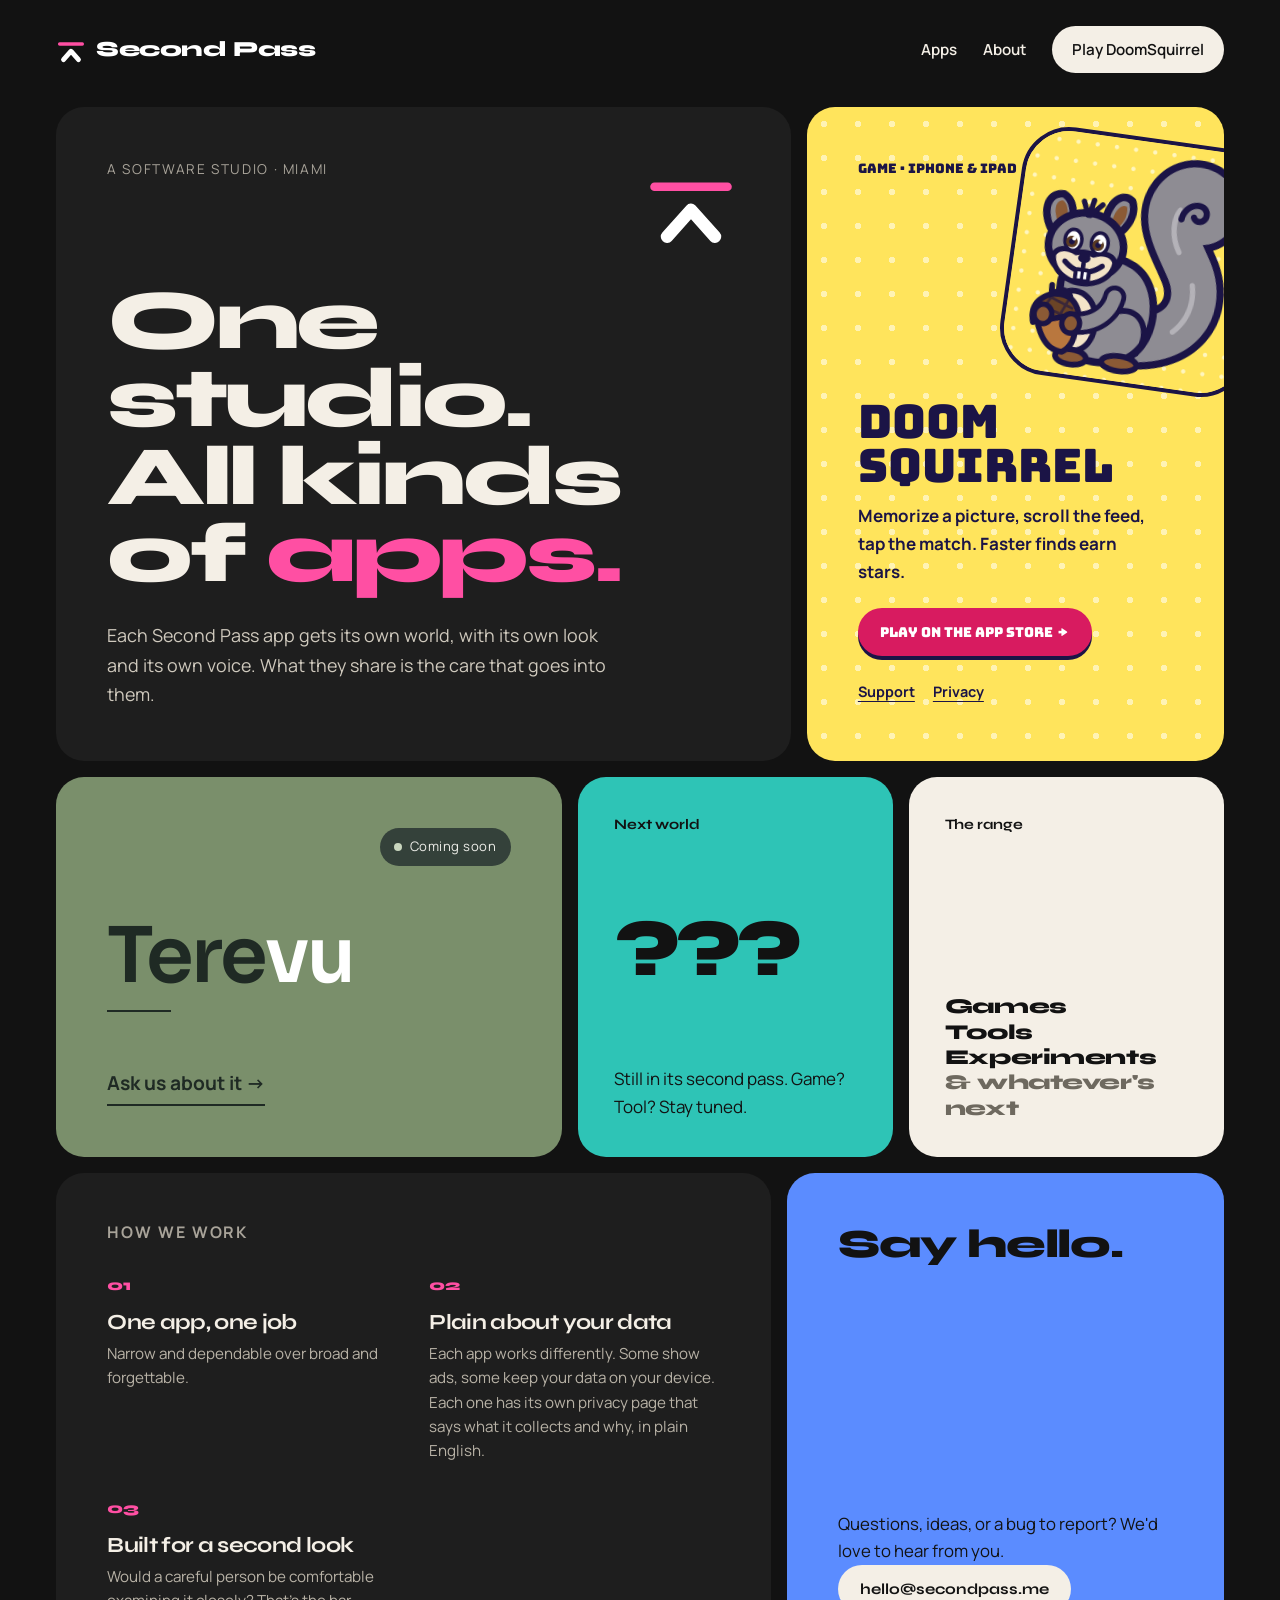
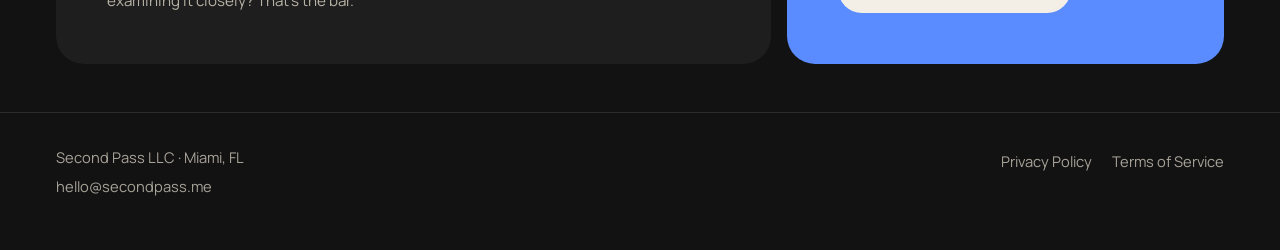
<file: index.html>
<!DOCTYPE html>
<html lang="en">
<head>
<meta charset="UTF-8">
<meta name="viewport" content="width=device-width, initial-scale=1.0">
<meta property="og:type" content="website">
<meta property="og:site_name" content="Second Pass">
<meta property="og:title" content="Second Pass | A Software Studio">
<meta property="og:description" content="Second Pass is a Miami-based software studio making games, tools and other small apps.">
<meta property="og:url" content="https://secondpass.me/">
<meta property="og:image" content="https://secondpass.me/og-image.png?v=3">
<meta property="og:image:width" content="1200">
<meta property="og:image:height" content="630">
<meta name="twitter:card" content="summary_large_image">
<meta property="og:image:alt" content="Second Pass logo with the line One studio. All kinds of apps., beside tiles for DoomSquirrel and Terevu.">
<link rel="canonical" href="https://secondpass.me/">
<script type="application/ld+json">
{
  "@context": "https://schema.org",
  "@graph": [
    {
      "@type": "Organization",
      "@id": "https://secondpass.me/#org",
      "name": "Second Pass",
      "legalName": "Second Pass LLC",
      "url": "https://secondpass.me/",
      "logo": "https://secondpass.me/apple-touch-icon.png",
      "email": "hello@secondpass.me",
      "address": { "@type": "PostalAddress", "addressLocality": "Miami", "addressRegion": "FL", "addressCountry": "US" }
    },
    {
      "@type": "WebSite",
      "@id": "https://secondpass.me/#site",
      "url": "https://secondpass.me/",
      "name": "Second Pass",
      "publisher": { "@id": "https://secondpass.me/#org" }
    }
  ]
}
</script>
<meta name="theme-color" content="#121212">
<link rel="icon" type="image/png" sizes="32x32" href="favicon-32.png?v=3">
<link rel="icon" type="image/svg+xml" href="favicon.svg?v=3">
<link rel="apple-touch-icon" href="apple-touch-icon.png?v=3">
<title>Second Pass | A Software Studio</title>
<meta name="description" content="Second Pass is a Miami-based software studio making games, tools and other small apps.">
<link rel="preconnect" href="https://fonts.googleapis.com">
<link rel="preconnect" href="https://fonts.gstatic.com" crossorigin>
<link href="https://fonts.googleapis.com/css2?family=Syne:wght@500;700;800&family=Manrope:wght@400;600;700&family=Bungee&family=Sora:wght@600&display=swap" rel="stylesheet">
<link rel="stylesheet" href="styles.css?v=3">
</head>
<body>

<header class="site">
  <a class="wordmark" href="index.html"><svg class="wordmark-icon" viewBox="0 0 100 100" aria-hidden="true"><path d="M12 30 L88 30" fill="none" stroke="#FF4FA3" stroke-width="11" stroke-linecap="round"/><path d="M25 82 L50 54 L75 82" fill="none" stroke="#FFFFFF" stroke-width="16" stroke-linecap="round" stroke-linejoin="round"/></svg><span>Second Pass</span></a>
  <nav class="site-nav" aria-label="Main">
    <a href="#apps">Apps</a>
    <a href="about.html">About</a>
    <a class="nav-cta" href="https://apps.apple.com/app/id6830947464">Play DoomSquirrel</a>
  </nav>
</header>

<main class="worlds" id="apps">

  <div class="row">
    <section class="tile tile-hero" aria-labelledby="hero-h">
      <div class="top">
        <p class="eyebrow">A software studio · Miami</p>
        <svg class="big-mark" viewBox="0 0 100 100" aria-hidden="true"><path d="M12 30 L88 30" fill="none" stroke="#FF4FA3" stroke-width="9" stroke-linecap="round"/><path d="M25 82 L50 54 L75 82" fill="none" stroke="#FFFFFF" stroke-width="13" stroke-linecap="round" stroke-linejoin="round"/></svg>
      </div>
      <h1 id="hero-h">One studio.<br>All kinds<br>of <span>apps.</span></h1>
      <p class="lede">Each Second Pass app gets its own world, with its own look and its own voice. What they share is the care that goes into them.</p>
    </section>

    <section class="tile tile-doom" aria-labelledby="doom-h">
      <span class="kicker">Game · iPhone &amp; iPad</span>
      <img class="app-icon" src="images/doomsquirrel-icon.png" alt="" width="250" height="250">
      <div class="body">
        <h2 id="doom-h">Doom<br>Squirrel</h2>
        <p>Memorize a picture, scroll the feed, tap the match. Faster finds earn stars.</p>
        <a class="play" href="https://apps.apple.com/app/id6830947464">Play on the App Store →</a>
        <div class="small-links">
          <a href="doomsquirrel-support.html">Support</a>
          <a href="doomsquirrel-privacy.html">Privacy</a>
        </div>
      </div>
    </section>
  </div>

  <div class="row">
    <a class="tile tile-terevu" href="#contact">
      <div class="status-row"><span class="pill-soon">Coming soon</span></div>
      <div>
        <h2>Tere<span>vu</span></h2>
        <div class="rule-short"></div>
      </div>
      <span class="cta">Ask us about it →</span>
    </a>

    <a class="tile tile-next" href="#contact">
      <span class="kicker">Next world</span>
      <h2 aria-hidden="true">???</h2>
      <p>Still in its second pass. Game? Tool? Stay tuned.</p>
    </a>

    <div class="tile tile-range">
      <span class="kicker">The range</span>
      <ul>
        <li>Games</li>
        <li>Tools</li>
        <li>Experiments</li>
        <li class="muted">&amp; whatever's next</li>
      </ul>
    </div>
  </div>

  <div class="row">
    <section class="tile tile-rules" aria-labelledby="rules-h">
      <h2 id="rules-h">How we work</h2>
      <div>
        <p class="num">01</p>
        <h3>One app, one job</h3>
        <p>Narrow and dependable over broad and forgettable.</p>
      </div>
      <div>
        <p class="num">02</p>
        <h3>Plain about your data</h3>
        <p>Each app works differently. Some show ads, some keep your data on your device. Each one has its own privacy page that says what it collects and why, in plain English.</p>
      </div>
      <div>
        <p class="num">03</p>
        <h3>Built for a second look</h3>
        <p>Would a careful person be comfortable examining it closely? That's the bar.</p>
      </div>
    </section>

    <section class="tile tile-notify" id="contact" aria-labelledby="contact-h">
      <h2 id="contact-h">Say hello.</h2>
      <div>
        <p class="contact-copy">Questions, ideas, or a bug to report? We'd love to hear from you.</p>
        <a class="contact-btn" href="mailto:hello@secondpass.me">hello@secondpass.me</a>
      </div>
    </section>
  </div>

</main>

<footer class="site">
  <div class="wrap">
    <div>Second Pass LLC · Miami, FL<br><a href="mailto:hello@secondpass.me">hello@secondpass.me</a></div>
    <div class="legal-links">
      <a href="privacy-policy.html">Privacy Policy</a>
      <a href="terms-of-service.html">Terms of Service</a>
    </div>
  </div>
</footer>


</body>
</html>
</file>
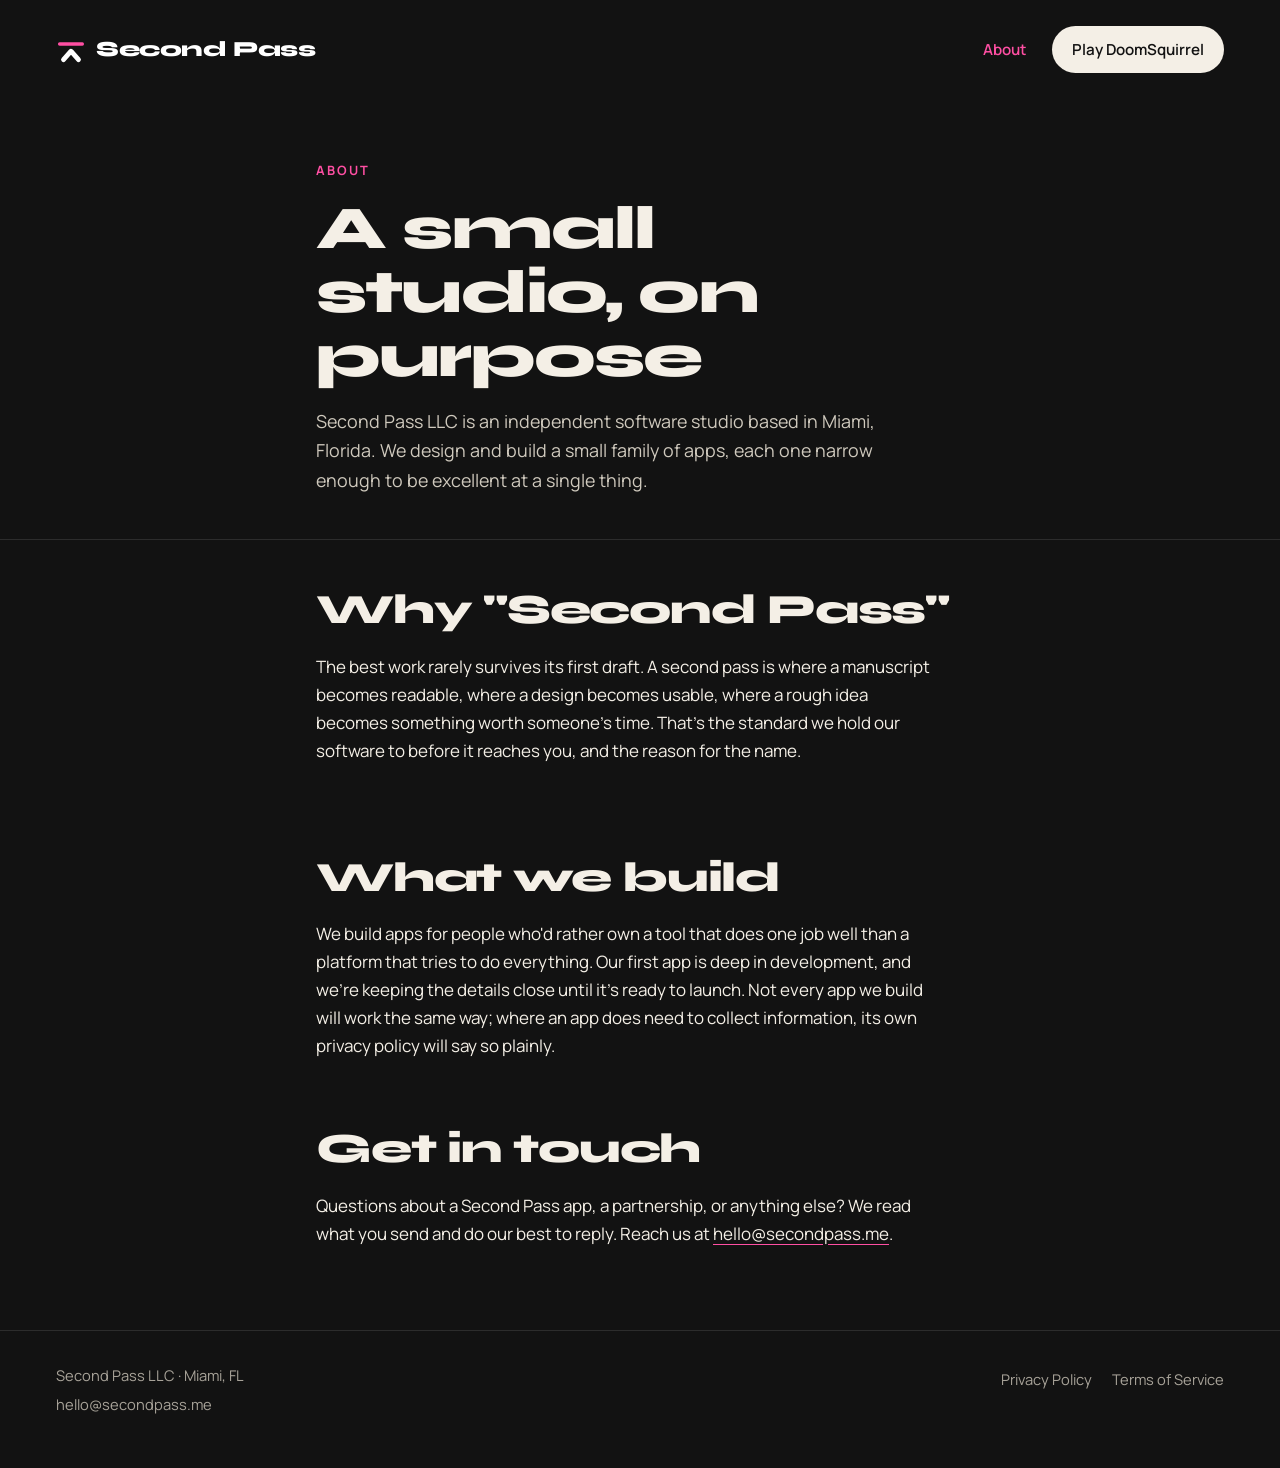
<file: about.html>
<!DOCTYPE html>
<html lang="en">
<head>
<meta charset="UTF-8">
<meta name="viewport" content="width=device-width, initial-scale=1.0">
<meta property="og:type" content="website">
<meta property="og:site_name" content="Second Pass">
<meta property="og:title" content="About | Second Pass">
<meta property="og:description" content="An independent software studio in Miami making games, tools and other small apps.">
<meta property="og:url" content="https://secondpass.me/about.html">
<meta property="og:image" content="https://secondpass.me/og-image.png?v=3">
<meta property="og:image:width" content="1200">
<meta property="og:image:height" content="630">
<meta name="twitter:card" content="summary_large_image">
<meta property="og:image:alt" content="Second Pass logo with the line One studio. All kinds of apps., beside tiles for DoomSquirrel and Terevu.">
<link rel="canonical" href="https://secondpass.me/about.html">
<meta name="theme-color" content="#121212">
<link rel="icon" type="image/png" sizes="32x32" href="favicon-32.png?v=3">
<link rel="icon" type="image/svg+xml" href="favicon.svg?v=3">
<link rel="apple-touch-icon" href="apple-touch-icon.png?v=3">
<title>About | Second Pass</title>
<meta name="description" content="Second Pass LLC is an independent software studio in Miami, Florida, making games, tools and other small apps.">
<link rel="preconnect" href="https://fonts.googleapis.com">
<link rel="preconnect" href="https://fonts.gstatic.com" crossorigin>
<link href="https://fonts.googleapis.com/css2?family=Syne:wght@500;700;800&family=Manrope:wght@400;600;700&display=swap" rel="stylesheet">
<link rel="stylesheet" href="styles.css?v=3">
</head>
<body>

<header class="site">
  <a class="wordmark" href="index.html"><svg class="wordmark-icon" viewBox="0 0 100 100" aria-hidden="true"><path d="M12 30 L88 30" fill="none" stroke="#FF4FA3" stroke-width="11" stroke-linecap="round"/><path d="M25 82 L50 54 L75 82" fill="none" stroke="#FFFFFF" stroke-width="16" stroke-linecap="round" stroke-linejoin="round"/></svg><span>Second Pass</span></a>
  <nav class="site-nav">
    <a href="about.html" aria-current="page">About</a>
    <a class="nav-cta" href="https://apps.apple.com/app/id6830947464">Play DoomSquirrel</a>
  </nav>
</header>

<main id="main">
<div class="hero">
  <div class="wrap">
    <p class="eyebrow">About</p>
    <h1>A small studio, on purpose</h1>
    <p class="lede">Second Pass LLC is an independent software studio based in Miami, Florida. We design and build a small family of apps, each one narrow enough to be excellent at a single thing.</p>
  </div>
</div>

<hr class="rule">

<section class="block">
  <h2>Why "Second Pass"</h2>
  <p>The best work rarely survives its first draft. A second pass is where a manuscript becomes readable, where a design becomes usable, where a rough idea becomes something worth someone's time. That's the standard we hold our software to before it reaches you, and the reason for the name.</p>
</section>

<section class="block tight">
  <h2>What we build</h2>
  <p>We build apps for people who'd rather own a tool that does one job well than a platform that tries to do everything. Our first app is deep in development, and we're keeping the details close until it's ready to launch. Not every app we build will work the same way; where an app does need to collect information, its own privacy policy will say so plainly.</p>
</section>

<section class="block tight">
  <h2>Get in touch</h2>
  <p>Questions about a Second Pass app, a partnership, or anything else? We read what you send and do our best to reply. Reach us at <a href="mailto:hello@secondpass.me">hello@secondpass.me</a>.</p>
</section>
</main>

<footer class="site">
  <div class="wrap">
    <div>Second Pass LLC · Miami, FL<br><a href="mailto:hello@secondpass.me">hello@secondpass.me</a></div>
    <div class="legal-links">
      <a href="privacy-policy.html">Privacy Policy</a>
      <a href="terms-of-service.html">Terms of Service</a>
    </div>
  </div>
</footer>

</body>
</html>
</file>
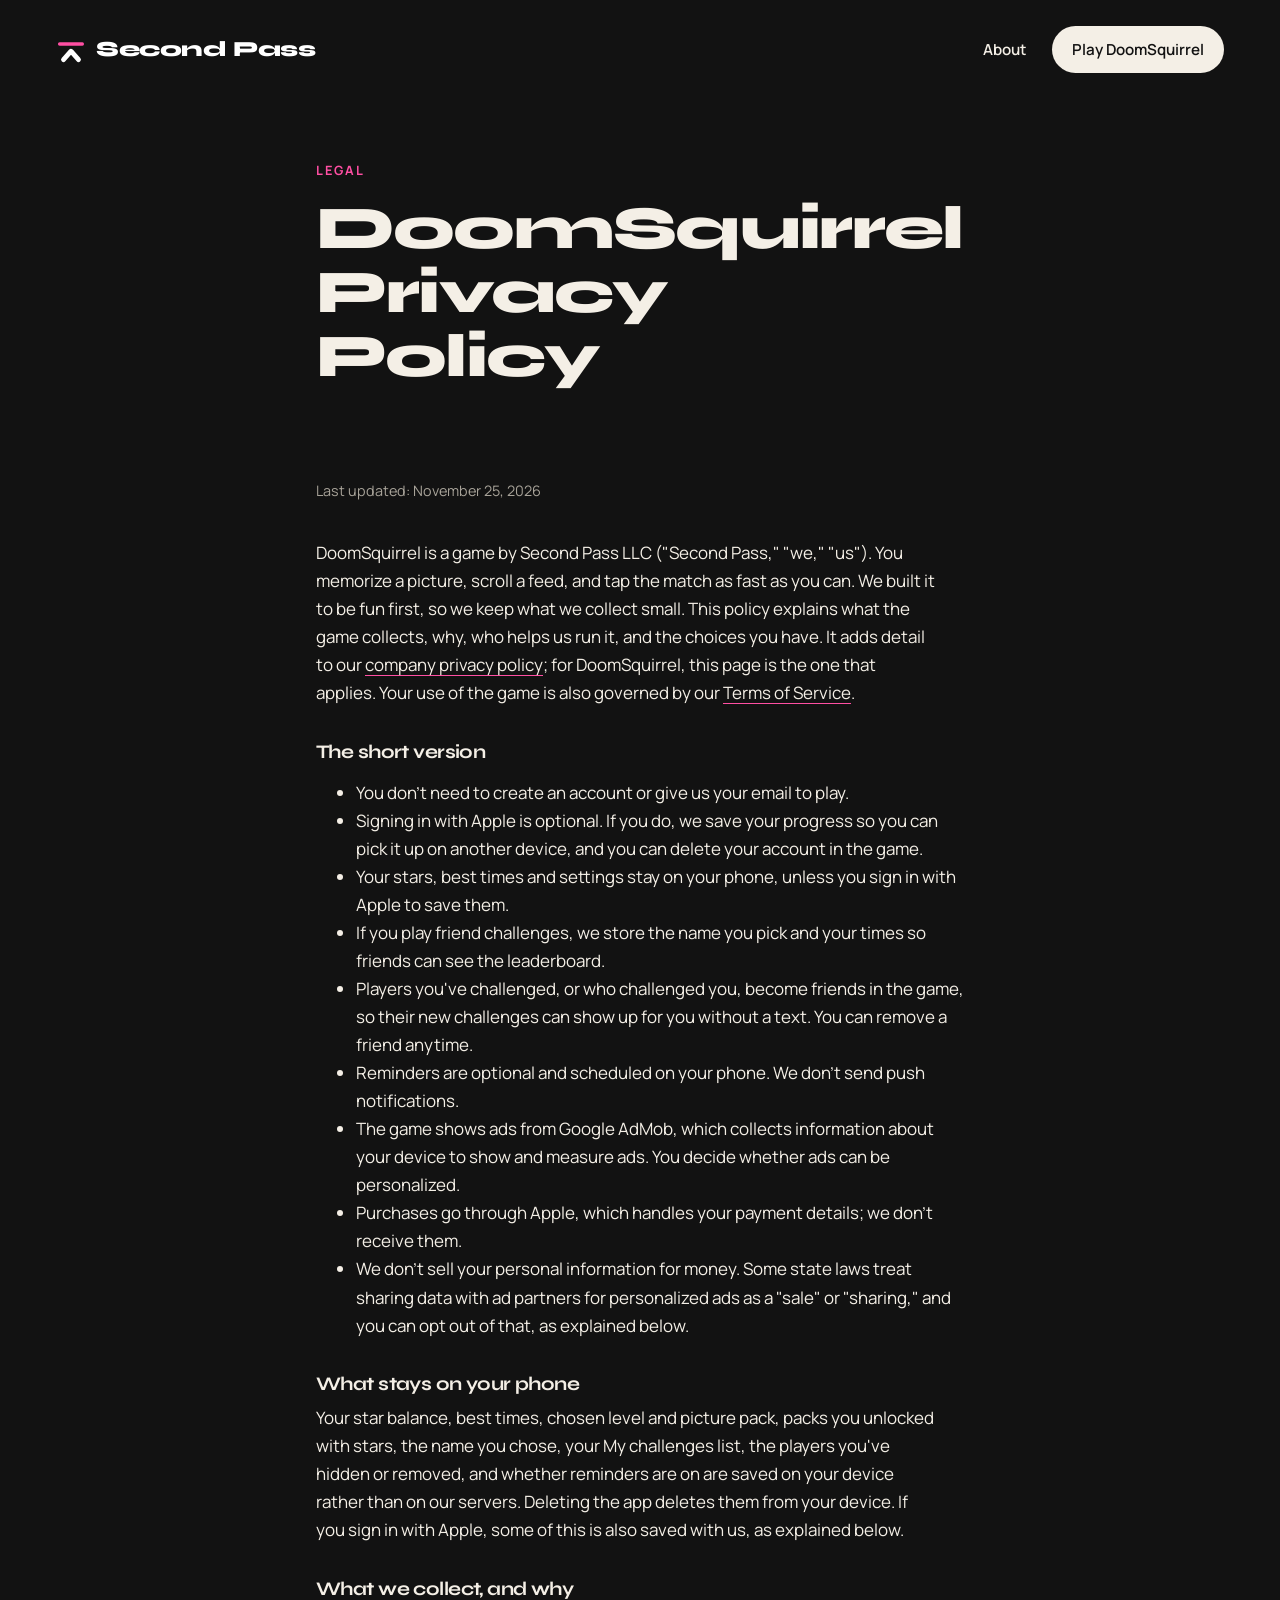
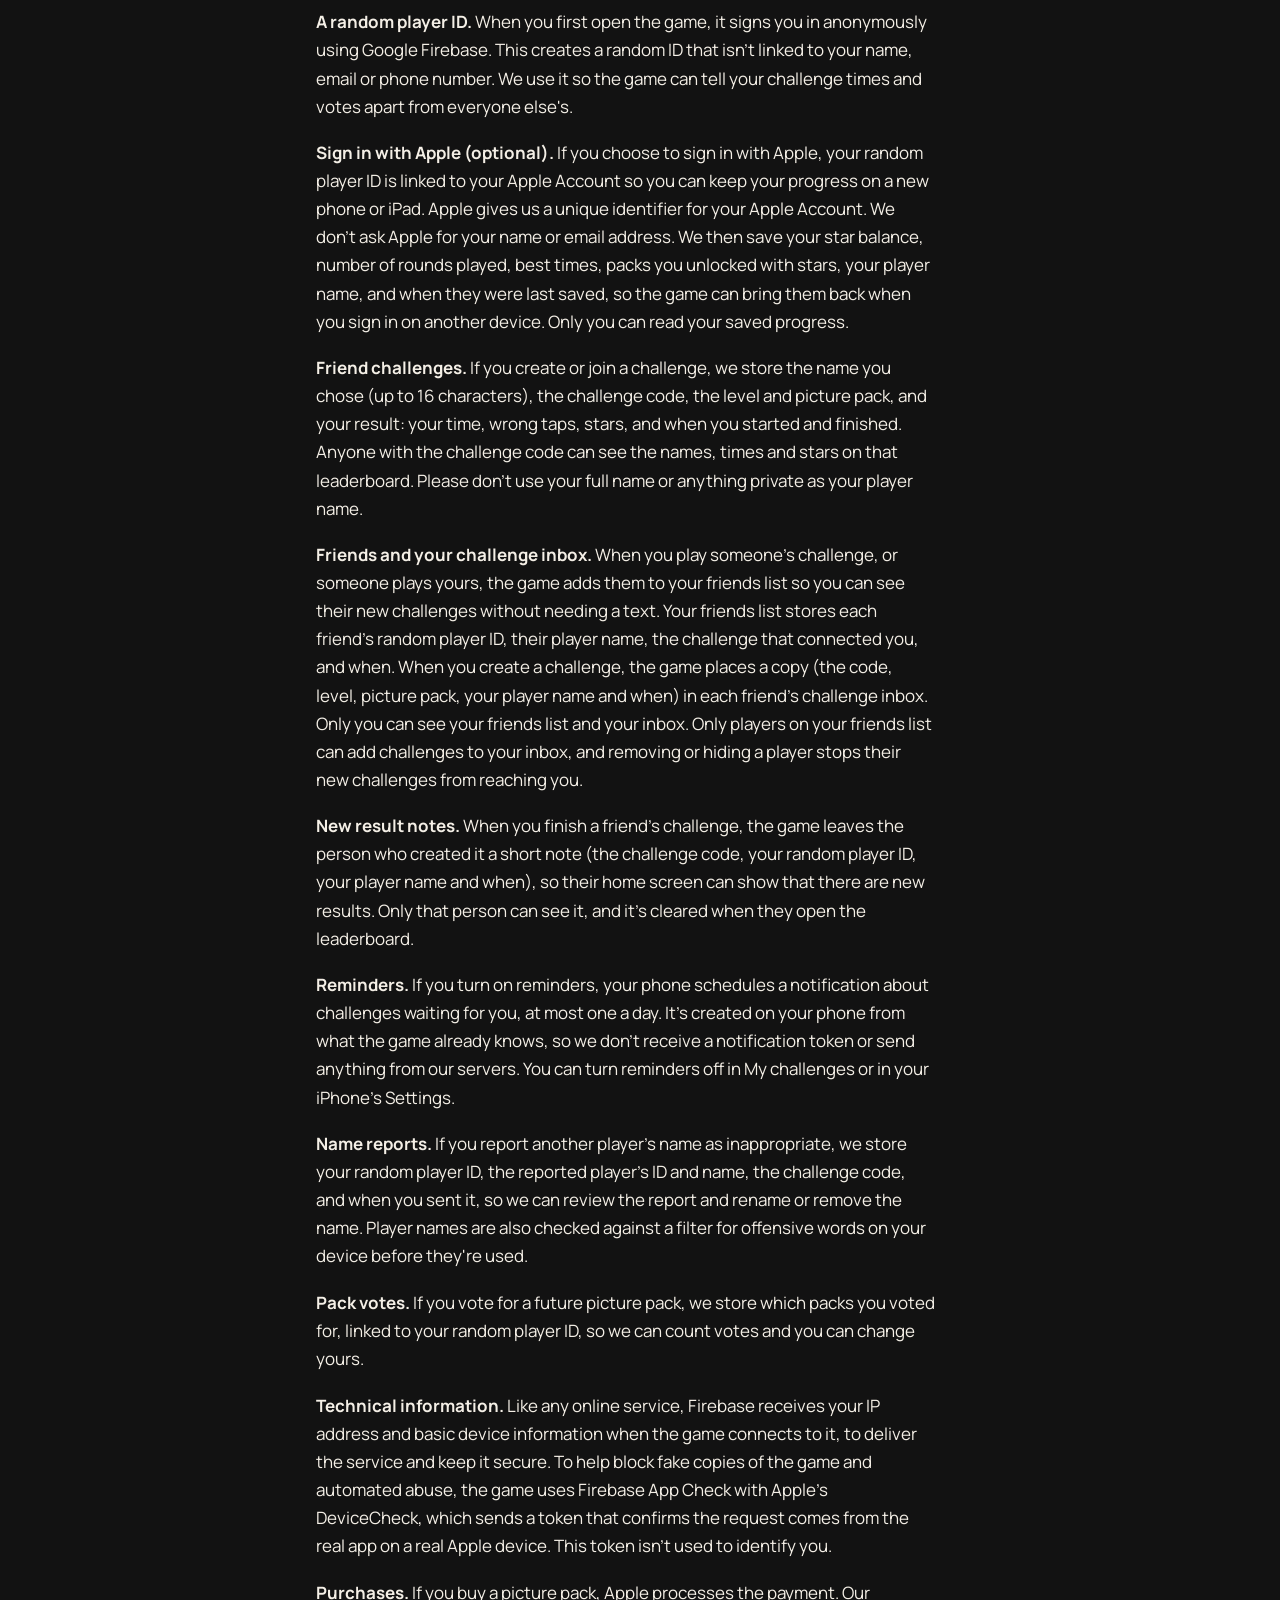
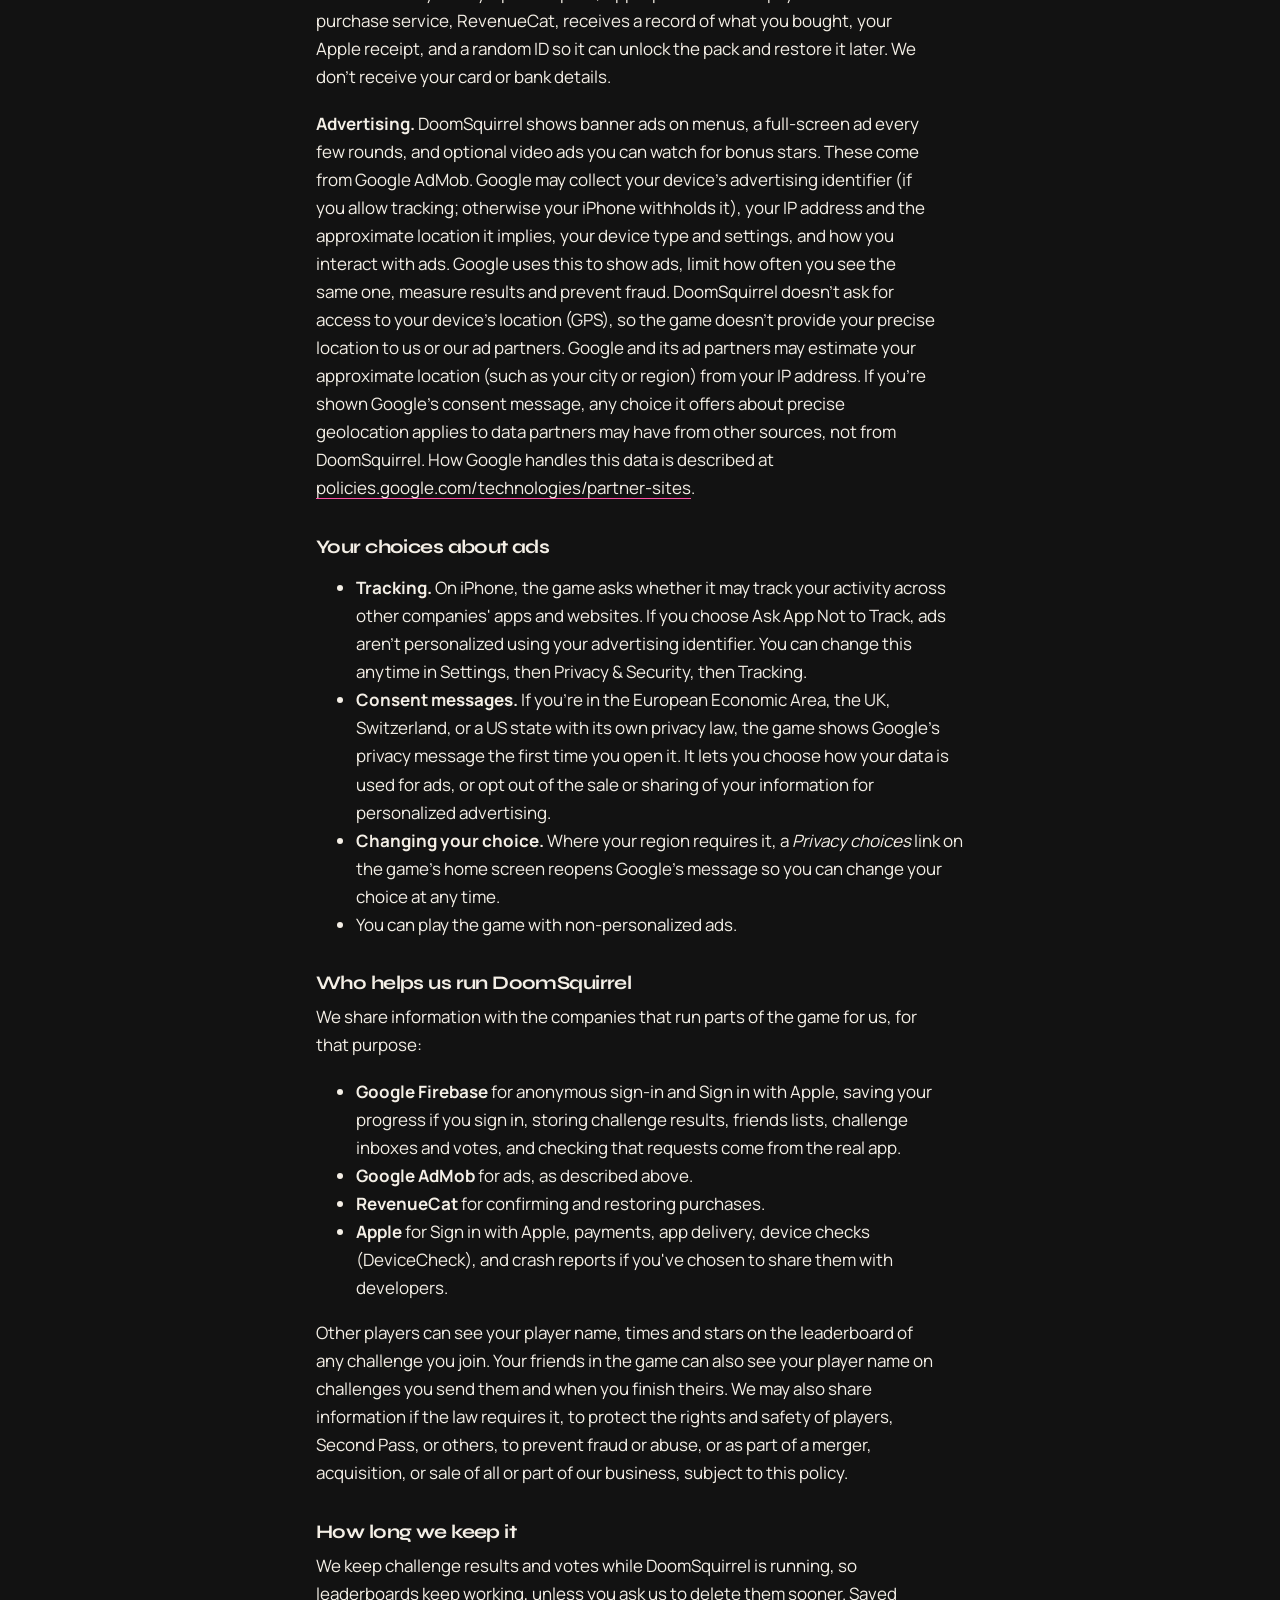
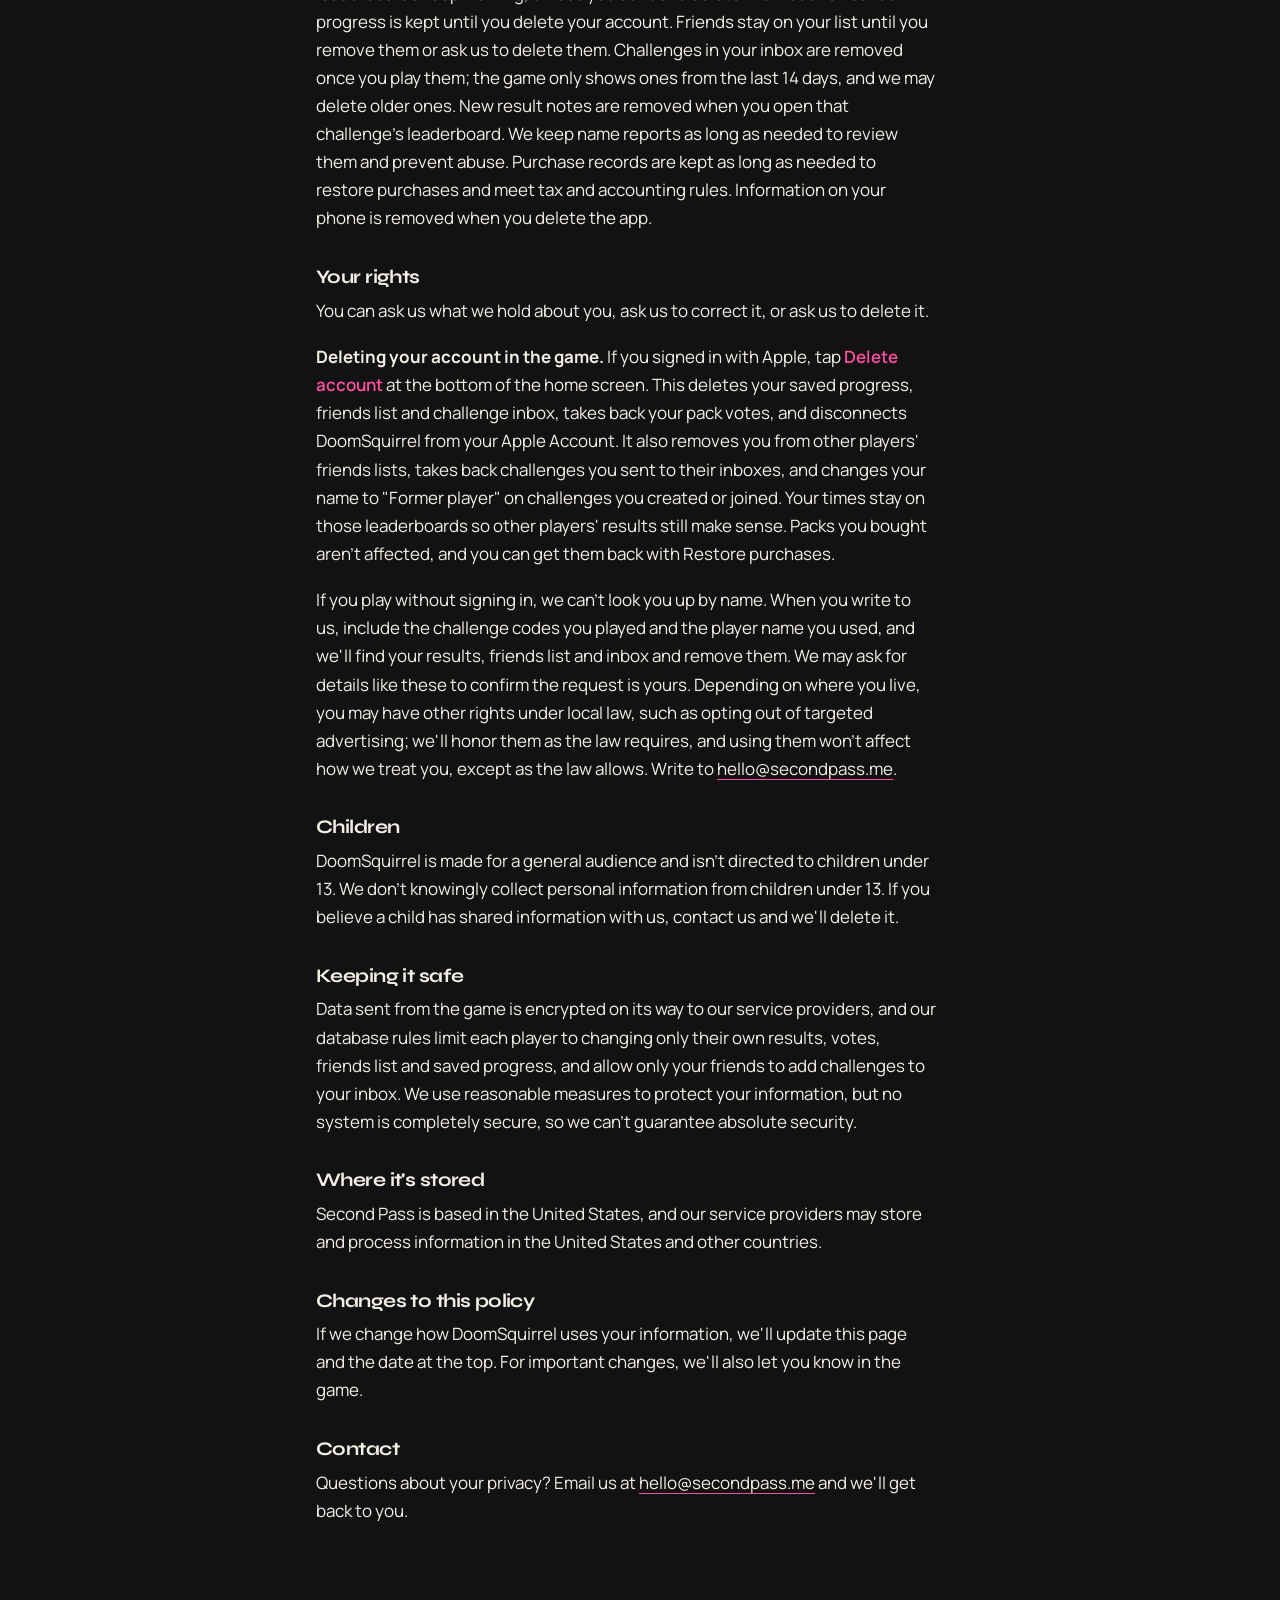
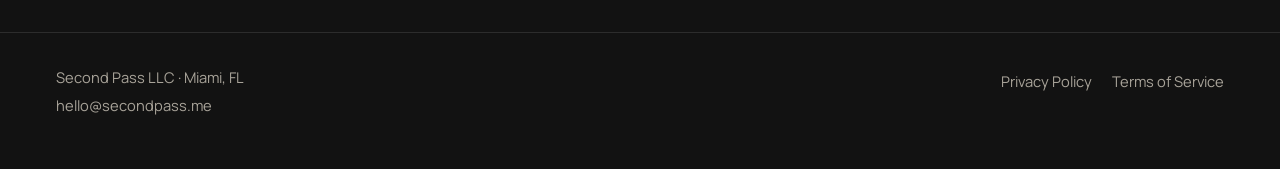
<file: doomsquirrel-privacy.html>
<!DOCTYPE html>
<html lang="en">
<head>
<meta charset="UTF-8">
<meta name="viewport" content="width=device-width, initial-scale=1.0">
<meta property="og:type" content="website">
<meta property="og:site_name" content="Second Pass">
<meta property="og:title" content="DoomSquirrel Privacy Policy | Second Pass">
<meta property="og:description" content="What the DoomSquirrel game collects, why, and the choices you have.">
<meta property="og:url" content="https://secondpass.me/doomsquirrel-privacy.html">
<meta property="og:image" content="https://secondpass.me/og-image.png?v=3">
<meta property="og:image:width" content="1200">
<meta property="og:image:height" content="630">
<meta name="twitter:card" content="summary_large_image">
<meta property="og:image:alt" content="Second Pass logo with the line One studio. All kinds of apps., beside tiles for DoomSquirrel and Terevu.">
<link rel="canonical" href="https://secondpass.me/doomsquirrel-privacy.html">
<meta name="theme-color" content="#121212">
<link rel="icon" type="image/png" sizes="32x32" href="favicon-32.png?v=3">
<link rel="icon" type="image/svg+xml" href="favicon.svg?v=3">
<link rel="apple-touch-icon" href="apple-touch-icon.png?v=3">
<title>DoomSquirrel Privacy Policy | Second Pass</title>
<meta name="description" content="What the DoomSquirrel game collects, why, and the choices you have.">
<link rel="preconnect" href="https://fonts.googleapis.com">
<link rel="preconnect" href="https://fonts.gstatic.com" crossorigin>
<link href="https://fonts.googleapis.com/css2?family=Syne:wght@500;700;800&family=Manrope:wght@400;600;700&display=swap" rel="stylesheet">
<link rel="stylesheet" href="styles.css?v=3">
</head>
<body>

<header class="site">
  <a class="wordmark" href="index.html"><svg class="wordmark-icon" viewBox="0 0 100 100" aria-hidden="true"><path d="M12 30 L88 30" fill="none" stroke="#FF4FA3" stroke-width="11" stroke-linecap="round"/><path d="M25 82 L50 54 L75 82" fill="none" stroke="#FFFFFF" stroke-width="16" stroke-linecap="round" stroke-linejoin="round"/></svg><span>Second Pass</span></a>
  <nav class="site-nav">
    <a href="about.html">About</a>
    <a class="nav-cta" href="https://apps.apple.com/app/id6830947464">Play DoomSquirrel</a>
  </nav>
</header>

<main>
<div class="hero">
  <div class="wrap">
    <p class="eyebrow">Legal</p>
    <h1>DoomSquirrel Privacy Policy</h1>
  </div>
</div>

<section class="block legal">
  <p class="updated">Last updated: November 25, 2026</p>

  <p>DoomSquirrel is a game by Second Pass LLC ("Second Pass," "we," "us"). You memorize a picture, scroll a feed, and tap the match as fast as you can. We built it to be fun first, so we keep what we collect small. This policy explains what the game collects, why, who helps us run it, and the choices you have. It adds detail to our <a href="privacy-policy.html">company privacy policy</a>; for DoomSquirrel, this page is the one that applies. Your use of the game is also governed by our <a href="terms-of-service.html">Terms of Service</a>.</p>

  <h2>The short version</h2>
  <ul>
    <li>You don't need to create an account or give us your email to play.</li>
<li>Signing in with Apple is optional. If you do, we save your progress so you can pick it up on another device, and you can delete your account in the game.</li>
    <li>Your stars, best times and settings stay on your phone, unless you sign in with Apple to save them.</li>
    <li>If you play friend challenges, we store the name you pick and your times so friends can see the leaderboard.</li>
    <li>Players you've challenged, or who challenged you, become friends in the game, so their new challenges can show up for you without a text. You can remove a friend anytime.</li>
    <li>Reminders are optional and scheduled on your phone. We don't send push notifications.</li>
    <li>The game shows ads from Google AdMob, which collects information about your device to show and measure ads. You decide whether ads can be personalized.</li>
    <li>Purchases go through Apple, which handles your payment details; we don't receive them.</li>
    <li>We don't sell your personal information for money. Some state laws treat sharing data with ad partners for personalized ads as a "sale" or "sharing," and you can opt out of that, as explained below.</li>
  </ul>

  <h2>What stays on your phone</h2>
  <p>Your star balance, best times, chosen level and picture pack, packs you unlocked with stars, the name you chose, your My challenges list, the players you've hidden or removed, and whether reminders are on are saved on your device rather than on our servers. Deleting the app deletes them from your device. If you sign in with Apple, some of this is also saved with us, as explained below.</p>

  <h2>What we collect, and why</h2>
  <p><strong>A random player ID.</strong> When you first open the game, it signs you in anonymously using Google Firebase. This creates a random ID that isn't linked to your name, email or phone number. We use it so the game can tell your challenge times and votes apart from everyone else's.</p>
<p><strong>Sign in with Apple (optional).</strong> If you choose to sign in with Apple, your random player ID is linked to your Apple Account so you can keep your progress on a new phone or iPad. Apple gives us a unique identifier for your Apple Account. We don't ask Apple for your name or email address. We then save your star balance, number of rounds played, best times, packs you unlocked with stars, your player name, and when they were last saved, so the game can bring them back when you sign in on another device. Only you can read your saved progress.</p>
  <p><strong>Friend challenges.</strong> If you create or join a challenge, we store the name you chose (up to 16 characters), the challenge code, the level and picture pack, and your result: your time, wrong taps, stars, and when you started and finished. Anyone with the challenge code can see the names, times and stars on that leaderboard. Please don't use your full name or anything private as your player name.</p>
  <p><strong>Friends and your challenge inbox.</strong> When you play someone's challenge, or someone plays yours, the game adds them to your friends list so you can see their new challenges without needing a text. Your friends list stores each friend's random player ID, their player name, the challenge that connected you, and when. When you create a challenge, the game places a copy (the code, level, picture pack, your player name and when) in each friend's challenge inbox. Only you can see your friends list and your inbox. Only players on your friends list can add challenges to your inbox, and removing or hiding a player stops their new challenges from reaching you.</p>
  <p><strong>New result notes.</strong> When you finish a friend's challenge, the game leaves the person who created it a short note (the challenge code, your random player ID, your player name and when), so their home screen can show that there are new results. Only that person can see it, and it's cleared when they open the leaderboard.</p>
  <p><strong>Reminders.</strong> If you turn on reminders, your phone schedules a notification about challenges waiting for you, at most one a day. It's created on your phone from what the game already knows, so we don't receive a notification token or send anything from our servers. You can turn reminders off in My challenges or in your iPhone's Settings.</p>
  <p><strong>Name reports.</strong> If you report another player's name as inappropriate, we store your random player ID, the reported player's ID and name, the challenge code, and when you sent it, so we can review the report and rename or remove the name. Player names are also checked against a filter for offensive words on your device before they're used.</p>
  <p><strong>Pack votes.</strong> If you vote for a future picture pack, we store which packs you voted for, linked to your random player ID, so we can count votes and you can change yours.</p>
  <p><strong>Technical information.</strong> Like any online service, Firebase receives your IP address and basic device information when the game connects to it, to deliver the service and keep it secure. To help block fake copies of the game and automated abuse, the game uses Firebase App Check with Apple's DeviceCheck, which sends a token that confirms the request comes from the real app on a real Apple device. This token isn't used to identify you.</p>
  <p><strong>Purchases.</strong> If you buy a picture pack, Apple processes the payment. Our purchase service, RevenueCat, receives a record of what you bought, your Apple receipt, and a random ID so it can unlock the pack and restore it later. We don't receive your card or bank details.</p>
  <p><strong>Advertising.</strong> DoomSquirrel shows banner ads on menus, a full-screen ad every few rounds, and optional video ads you can watch for bonus stars. These come from Google AdMob. Google may collect your device's advertising identifier (if you allow tracking; otherwise your iPhone withholds it), your IP address and the approximate location it implies, your device type and settings, and how you interact with ads. Google uses this to show ads, limit how often you see the same one, measure results and prevent fraud. DoomSquirrel doesn't ask for access to your device's location (GPS), so the game doesn't provide your precise location to us or our ad partners. Google and its ad partners may estimate your approximate location (such as your city or region) from your IP address. If you're shown Google's consent message, any choice it offers about precise geolocation applies to data partners may have from other sources, not from DoomSquirrel. How Google handles this data is described at <a href="https://policies.google.com/technologies/partner-sites">policies.google.com/technologies/partner-sites</a>.</p>

  <h2>Your choices about ads</h2>
  <ul>
    <li><strong>Tracking.</strong> On iPhone, the game asks whether it may track your activity across other companies' apps and websites. If you choose Ask App Not to Track, ads aren't personalized using your advertising identifier. You can change this anytime in Settings, then Privacy &amp; Security, then Tracking.</li>
    <li><strong>Consent messages.</strong> If you're in the European Economic Area, the UK, Switzerland, or a US state with its own privacy law, the game shows Google's privacy message the first time you open it. It lets you choose how your data is used for ads, or opt out of the sale or sharing of your information for personalized advertising.</li>
    <li><strong>Changing your choice.</strong> Where your region requires it, a <em>Privacy choices</em> link on the game's home screen reopens Google's message so you can change your choice at any time.</li>
    <li>You can play the game with non-personalized ads.</li>
  </ul>

  <h2>Who helps us run DoomSquirrel</h2>
  <p>We share information with the companies that run parts of the game for us, for that purpose:</p>
  <ul>
    <li><strong>Google Firebase</strong> for anonymous sign-in and Sign in with Apple, saving your progress if you sign in, storing challenge results, friends lists, challenge inboxes and votes, and checking that requests come from the real app.</li>
    <li><strong>Google AdMob</strong> for ads, as described above.</li>
    <li><strong>RevenueCat</strong> for confirming and restoring purchases.</li>
    <li><strong>Apple</strong> for Sign in with Apple, payments, app delivery, device checks (DeviceCheck), and crash reports if you've chosen to share them with developers.</li>
  </ul>
  <p>Other players can see your player name, times and stars on the leaderboard of any challenge you join. Your friends in the game can also see your player name on challenges you send them and when you finish theirs. We may also share information if the law requires it, to protect the rights and safety of players, Second Pass, or others, to prevent fraud or abuse, or as part of a merger, acquisition, or sale of all or part of our business, subject to this policy.</p>

  <h2>How long we keep it</h2>
  <p>We keep challenge results and votes while DoomSquirrel is running, so leaderboards keep working, unless you ask us to delete them sooner. Saved progress is kept until you delete your account. Friends stay on your list until you remove them or ask us to delete them. Challenges in your inbox are removed once you play them; the game only shows ones from the last 14 days, and we may delete older ones. New result notes are removed when you open that challenge's leaderboard. We keep name reports as long as needed to review them and prevent abuse. Purchase records are kept as long as needed to restore purchases and meet tax and accounting rules. Information on your phone is removed when you delete the app.</p>

  <h2>Your rights</h2>
  <p>You can ask us what we hold about you, ask us to correct it, or ask us to delete it.</p>
<p><strong>Deleting your account in the game.</strong> If you signed in with Apple, tap <em>Delete account</em> at the bottom of the home screen. This deletes your saved progress, friends list and challenge inbox, takes back your pack votes, and disconnects DoomSquirrel from your Apple Account. It also removes you from other players' friends lists, takes back challenges you sent to their inboxes, and changes your name to "Former player" on challenges you created or joined. Your times stay on those leaderboards so other players' results still make sense. Packs you bought aren't affected, and you can get them back with Restore purchases.</p>
<p>If you play without signing in, we can't look you up by name. When you write to us, include the challenge codes you played and the player name you used, and we'll find your results, friends list and inbox and remove them. We may ask for details like these to confirm the request is yours. Depending on where you live, you may have other rights under local law, such as opting out of targeted advertising; we'll honor them as the law requires, and using them won't affect how we treat you, except as the law allows. Write to <a href="mailto:hello@secondpass.me">hello@secondpass.me</a>.</p>

  <h2>Children</h2>
  <p>DoomSquirrel is made for a general audience and isn't directed to children under 13. We don't knowingly collect personal information from children under 13. If you believe a child has shared information with us, contact us and we'll delete it.</p>

  <h2>Keeping it safe</h2>
  <p>Data sent from the game is encrypted on its way to our service providers, and our database rules limit each player to changing only their own results, votes, friends list and saved progress, and allow only your friends to add challenges to your inbox. We use reasonable measures to protect your information, but no system is completely secure, so we can't guarantee absolute security.</p>

  <h2>Where it's stored</h2>
  <p>Second Pass is based in the United States, and our service providers may store and process information in the United States and other countries.</p>

  <h2>Changes to this policy</h2>
  <p>If we change how DoomSquirrel uses your information, we'll update this page and the date at the top. For important changes, we'll also let you know in the game.</p>

  <h2>Contact</h2>
  <p>Questions about your privacy? Email us at <a href="mailto:hello@secondpass.me">hello@secondpass.me</a> and we'll get back to you.</p>
</section>
</main>

<footer class="site">
  <div class="wrap">
    <div>Second Pass LLC · Miami, FL<br><a href="mailto:hello@secondpass.me">hello@secondpass.me</a></div>
    <div class="legal-links">
      <a href="privacy-policy.html">Privacy Policy</a>
      <a href="terms-of-service.html">Terms of Service</a>
    </div>
  </div>
</footer>

</body>
</html>
</file>
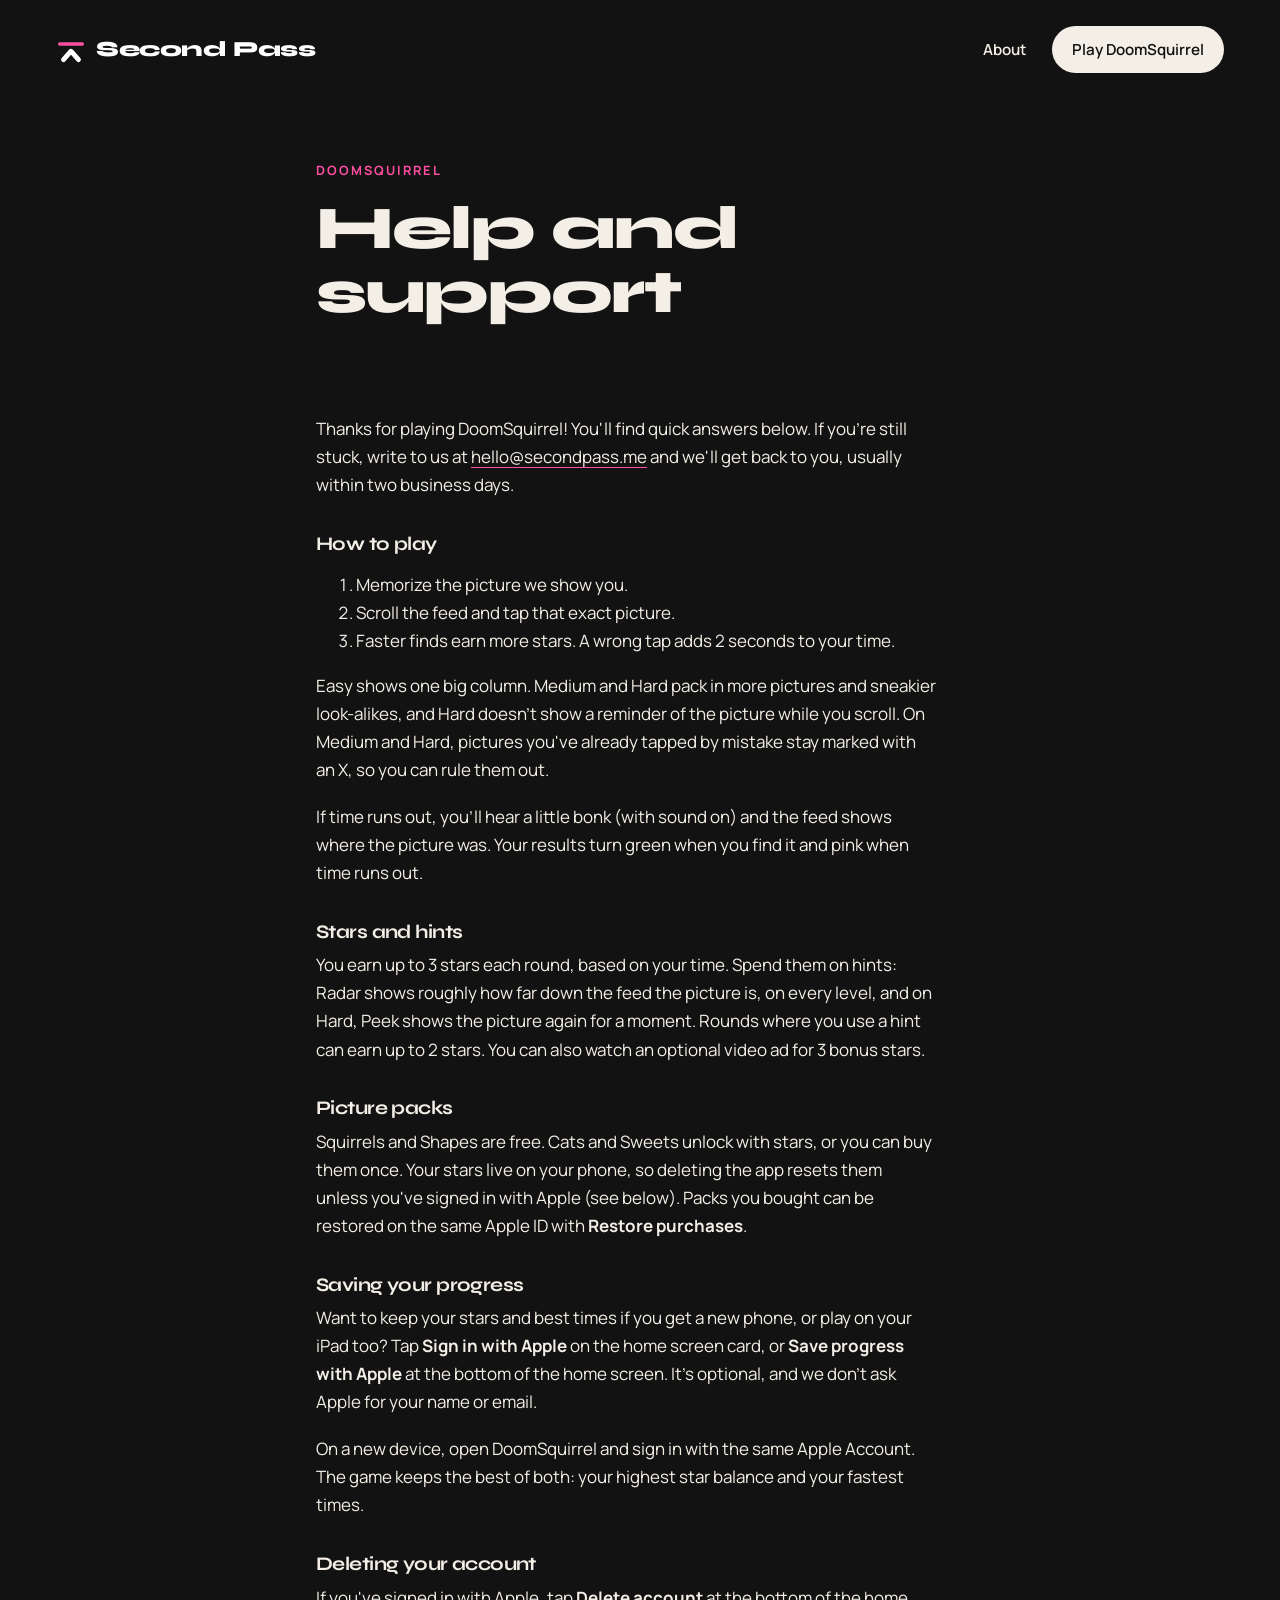
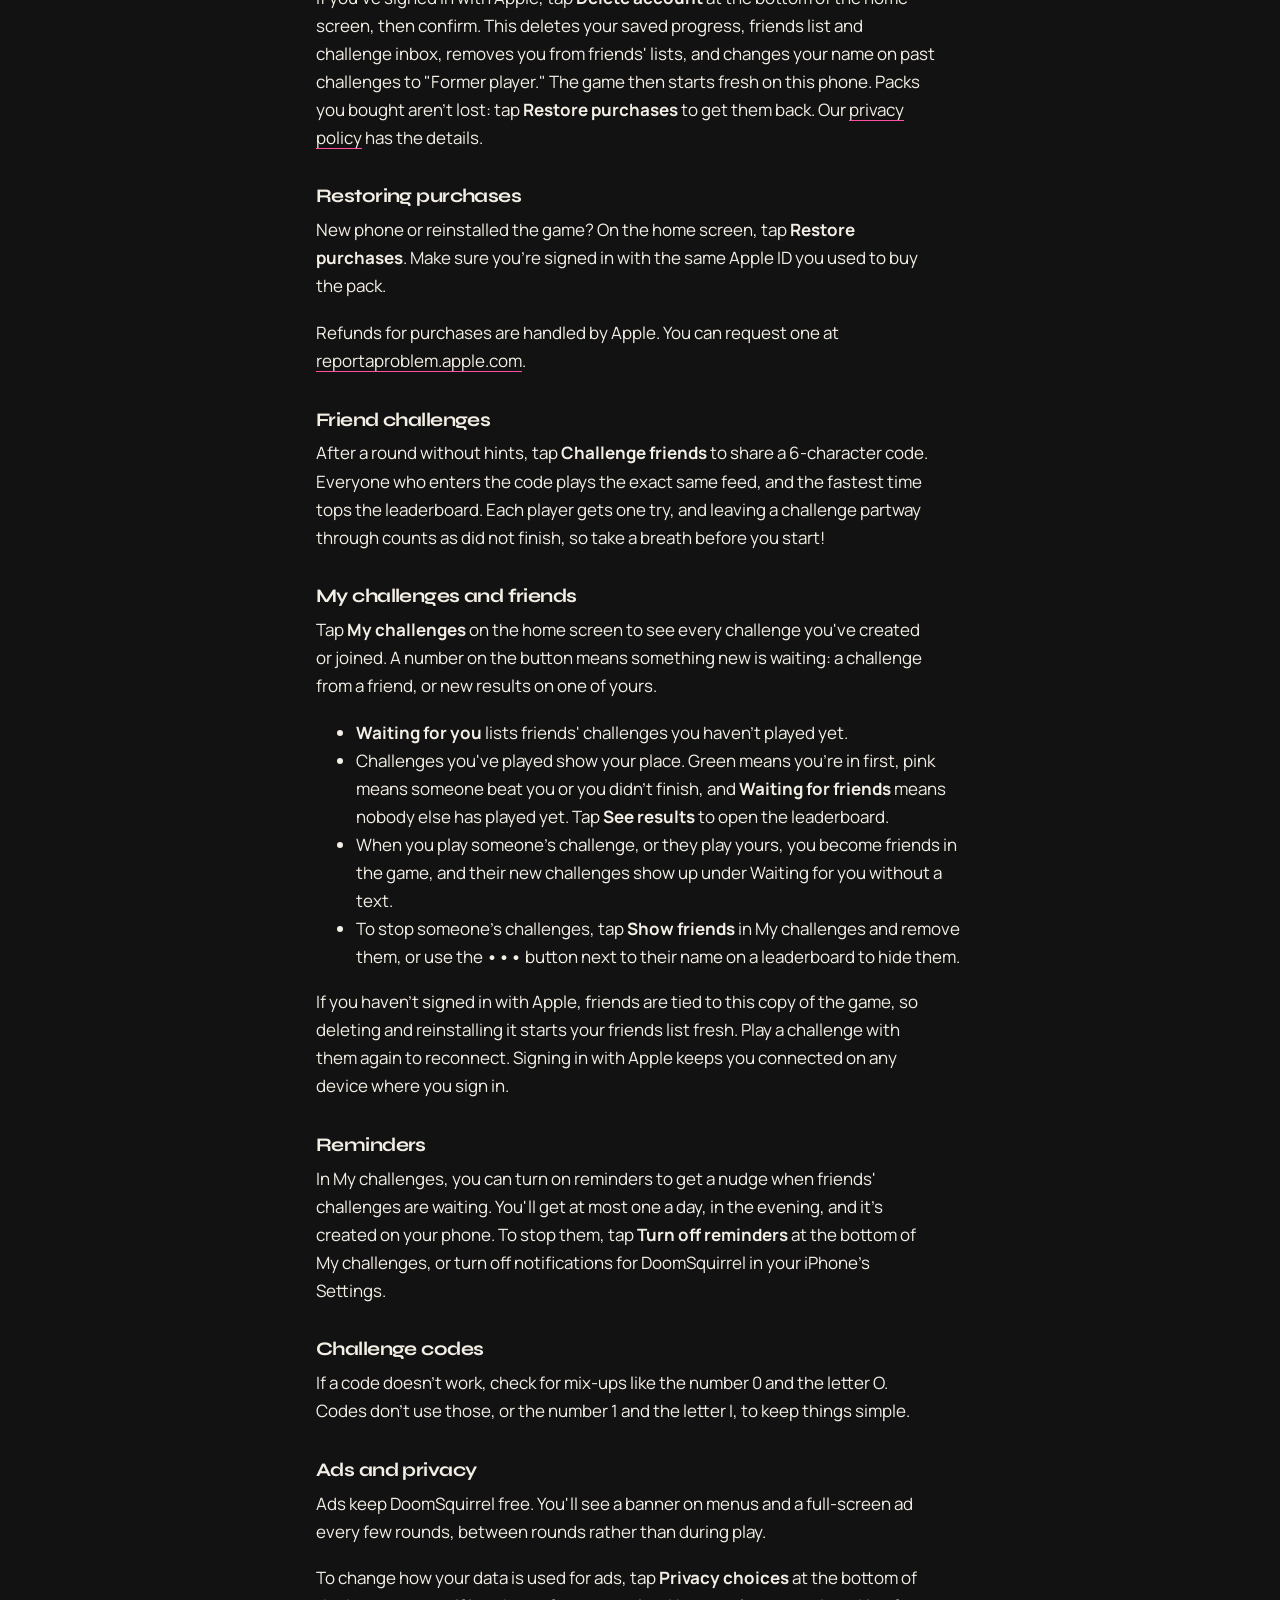
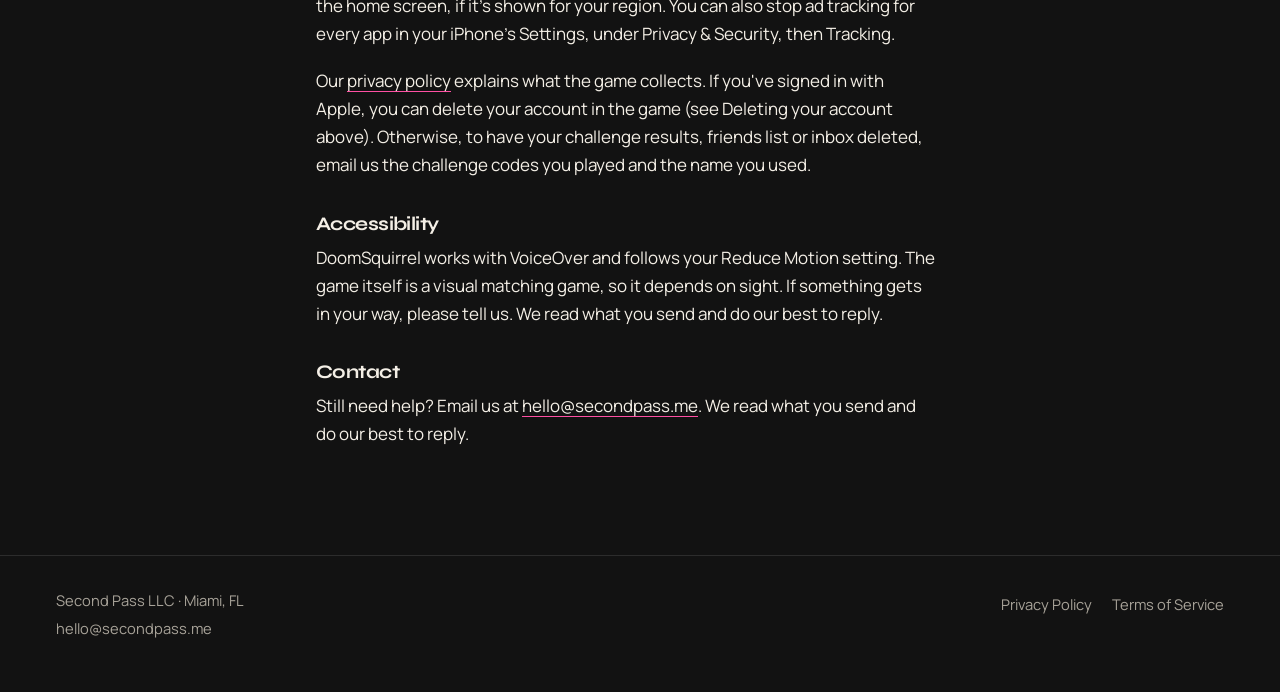
<file: doomsquirrel-support.html>
<!DOCTYPE html>
<html lang="en">
<head>
<meta charset="UTF-8">
<meta name="viewport" content="width=device-width, initial-scale=1.0">
<meta property="og:type" content="website">
<meta property="og:site_name" content="Second Pass">
<meta property="og:title" content="DoomSquirrel Help | Second Pass">
<meta property="og:description" content="How to play DoomSquirrel, answers to common questions, and how to reach us.">
<meta property="og:url" content="https://secondpass.me/doomsquirrel-support.html">
<meta property="og:image" content="https://secondpass.me/og-image.png?v=3">
<meta property="og:image:width" content="1200">
<meta property="og:image:height" content="630">
<meta name="twitter:card" content="summary_large_image">
<meta property="og:image:alt" content="Second Pass logo with the line One studio. All kinds of apps., beside tiles for DoomSquirrel and Terevu.">
<link rel="canonical" href="https://secondpass.me/doomsquirrel-support.html">
<meta name="theme-color" content="#121212">
<link rel="icon" type="image/png" sizes="32x32" href="favicon-32.png?v=3">
<link rel="icon" type="image/svg+xml" href="favicon.svg?v=3">
<link rel="apple-touch-icon" href="apple-touch-icon.png?v=3">
<title>DoomSquirrel Help | Second Pass</title>
<meta name="description" content="How to play DoomSquirrel, answers to common questions, and how to reach us.">
<link rel="preconnect" href="https://fonts.googleapis.com">
<link rel="preconnect" href="https://fonts.gstatic.com" crossorigin>
<link href="https://fonts.googleapis.com/css2?family=Syne:wght@500;700;800&family=Manrope:wght@400;600;700&display=swap" rel="stylesheet">
<link rel="stylesheet" href="styles.css?v=3">
</head>
<body>

<header class="site">
  <a class="wordmark" href="index.html"><svg class="wordmark-icon" viewBox="0 0 100 100" aria-hidden="true"><path d="M12 30 L88 30" fill="none" stroke="#FF4FA3" stroke-width="11" stroke-linecap="round"/><path d="M25 82 L50 54 L75 82" fill="none" stroke="#FFFFFF" stroke-width="16" stroke-linecap="round" stroke-linejoin="round"/></svg><span>Second Pass</span></a>
  <nav class="site-nav">
    <a href="about.html">About</a>
    <a class="nav-cta" href="https://apps.apple.com/app/id6830947464">Play DoomSquirrel</a>
  </nav>
</header>

<main>
<div class="hero">
  <div class="wrap">
    <p class="eyebrow">DoomSquirrel</p>
    <h1>Help and support</h1>
  </div>
</div>

<section class="block legal">
  <p>Thanks for playing DoomSquirrel! You'll find quick answers below. If you're still stuck, write to us at <a href="mailto:hello@secondpass.me">hello@secondpass.me</a> and we'll get back to you, usually within two business days.</p>

  <h2>How to play</h2>
  <ol>
    <li>Memorize the picture we show you.</li>
    <li>Scroll the feed and tap that exact picture.</li>
    <li>Faster finds earn more stars. A wrong tap adds 2 seconds to your time.</li>
  </ol>
  <p>Easy shows one big column. Medium and Hard pack in more pictures and sneakier look-alikes, and Hard doesn't show a reminder of the picture while you scroll. On Medium and Hard, pictures you've already tapped by mistake stay marked with an X, so you can rule them out.</p>
  <p>If time runs out, you'll hear a little bonk (with sound on) and the feed shows where the picture was. Your results turn green when you find it and pink when time runs out.</p>

  <h2>Stars and hints</h2>
  <p>You earn up to 3 stars each round, based on your time. Spend them on hints: Radar shows roughly how far down the feed the picture is, on every level, and on Hard, Peek shows the picture again for a moment. Rounds where you use a hint can earn up to 2 stars. You can also watch an optional video ad for 3 bonus stars.</p>

  <h2>Picture packs</h2>
  <p>Squirrels and Shapes are free. Cats and Sweets unlock with stars, or you can buy them once. Your stars live on your phone, so deleting the app resets them unless you've signed in with Apple (see below). Packs you bought can be restored on the same Apple ID with <strong>Restore purchases</strong>.</p>

  <h2>Saving your progress</h2>
<p>Want to keep your stars and best times if you get a new phone, or play on your iPad too? Tap <strong>Sign in with Apple</strong> on the home screen card, or <strong>Save progress with Apple</strong> at the bottom of the home screen. It's optional, and we don't ask Apple for your name or email.</p>
<p>On a new device, open DoomSquirrel and sign in with the same Apple Account. The game keeps the best of both: your highest star balance and your fastest times.</p>

<h2>Deleting your account</h2>
<p>If you've signed in with Apple, tap <strong>Delete account</strong> at the bottom of the home screen, then confirm. This deletes your saved progress, friends list and challenge inbox, removes you from friends' lists, and changes your name on past challenges to "Former player." The game then starts fresh on this phone. Packs you bought aren't lost: tap <strong>Restore purchases</strong> to get them back. Our <a href="doomsquirrel-privacy.html">privacy policy</a> has the details.</p>

<h2>Restoring purchases</h2>
  <p>New phone or reinstalled the game? On the home screen, tap <strong>Restore purchases</strong>. Make sure you're signed in with the same Apple ID you used to buy the pack.</p>
  <p>Refunds for purchases are handled by Apple. You can request one at <a href="https://reportaproblem.apple.com">reportaproblem.apple.com</a>.</p>

  <h2>Friend challenges</h2>
  <p>After a round without hints, tap <strong>Challenge friends</strong> to share a 6-character code. Everyone who enters the code plays the exact same feed, and the fastest time tops the leaderboard. Each player gets one try, and leaving a challenge partway through counts as did not finish, so take a breath before you start!</p>
  <h2>My challenges and friends</h2>
  <p>Tap <strong>My challenges</strong> on the home screen to see every challenge you've created or joined. A number on the button means something new is waiting: a challenge from a friend, or new results on one of yours.</p>
  <ul>
    <li><strong>Waiting for you</strong> lists friends' challenges you haven't played yet.</li>
    <li>Challenges you've played show your place. Green means you're in first, pink means someone beat you or you didn't finish, and <strong>Waiting for friends</strong> means nobody else has played yet. Tap <strong>See results</strong> to open the leaderboard.</li>
    <li>When you play someone's challenge, or they play yours, you become friends in the game, and their new challenges show up under Waiting for you without a text.</li>
    <li>To stop someone's challenges, tap <strong>Show friends</strong> in My challenges and remove them, or use the <strong>•••</strong> button next to their name on a leaderboard to hide them.</li>
  </ul>
  <p>If you haven't signed in with Apple, friends are tied to this copy of the game, so deleting and reinstalling it starts your friends list fresh. Play a challenge with them again to reconnect. Signing in with Apple keeps you connected on any device where you sign in.</p>

  <h2>Reminders</h2>
  <p>In My challenges, you can turn on reminders to get a nudge when friends' challenges are waiting. You'll get at most one a day, in the evening, and it's created on your phone. To stop them, tap <strong>Turn off reminders</strong> at the bottom of My challenges, or turn off notifications for DoomSquirrel in your iPhone's Settings.</p>

  <h2>Challenge codes</h2>
  <p>If a code doesn't work, check for mix-ups like the number 0 and the letter O. Codes don't use those, or the number 1 and the letter I, to keep things simple.</p>

  <h2>Ads and privacy</h2>
  <p>Ads keep DoomSquirrel free. You'll see a banner on menus and a full-screen ad every few rounds, between rounds rather than during play.</p>
  <p>To change how your data is used for ads, tap <strong>Privacy choices</strong> at the bottom of the home screen, if it's shown for your region. You can also stop ad tracking for every app in your iPhone's Settings, under Privacy &amp; Security, then Tracking.</p>
  <p>Our <a href="doomsquirrel-privacy.html">privacy policy</a> explains what the game collects. If you've signed in with Apple, you can delete your account in the game (see Deleting your account above). Otherwise, to have your challenge results, friends list or inbox deleted, email us the challenge codes you played and the name you used.</p>

  <h2>Accessibility</h2>
  <p>DoomSquirrel works with VoiceOver and follows your Reduce Motion setting. The game itself is a visual matching game, so it depends on sight. If something gets in your way, please tell us. We read what you send and do our best to reply.</p>

  <h2>Contact</h2>
  <p>Still need help? Email us at <a href="mailto:hello@secondpass.me">hello@secondpass.me</a>. We read what you send and do our best to reply.</p>
</section>
</main>

<footer class="site">
  <div class="wrap">
    <div>Second Pass LLC · Miami, FL<br><a href="mailto:hello@secondpass.me">hello@secondpass.me</a></div>
    <div class="legal-links">
      <a href="privacy-policy.html">Privacy Policy</a>
      <a href="terms-of-service.html">Terms of Service</a>
    </div>
  </div>
</footer>

</body>
</html>
</file>
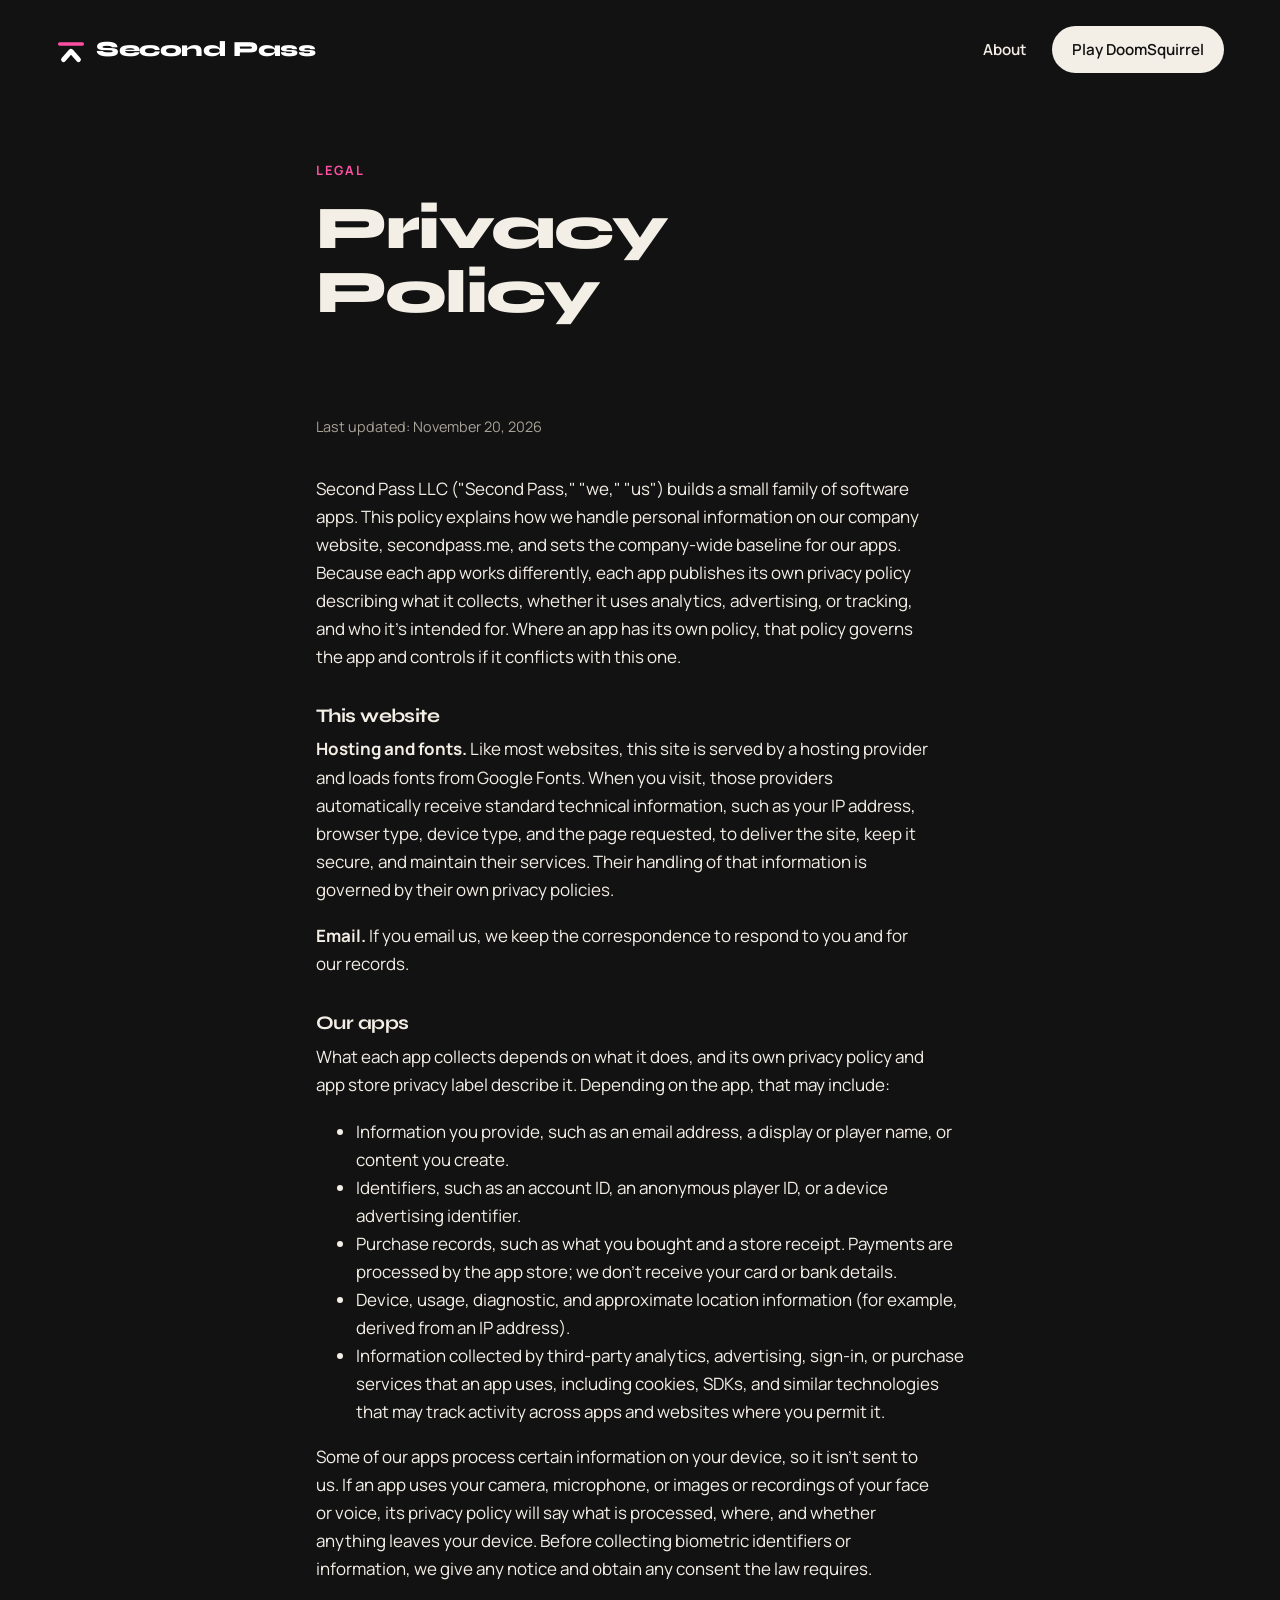
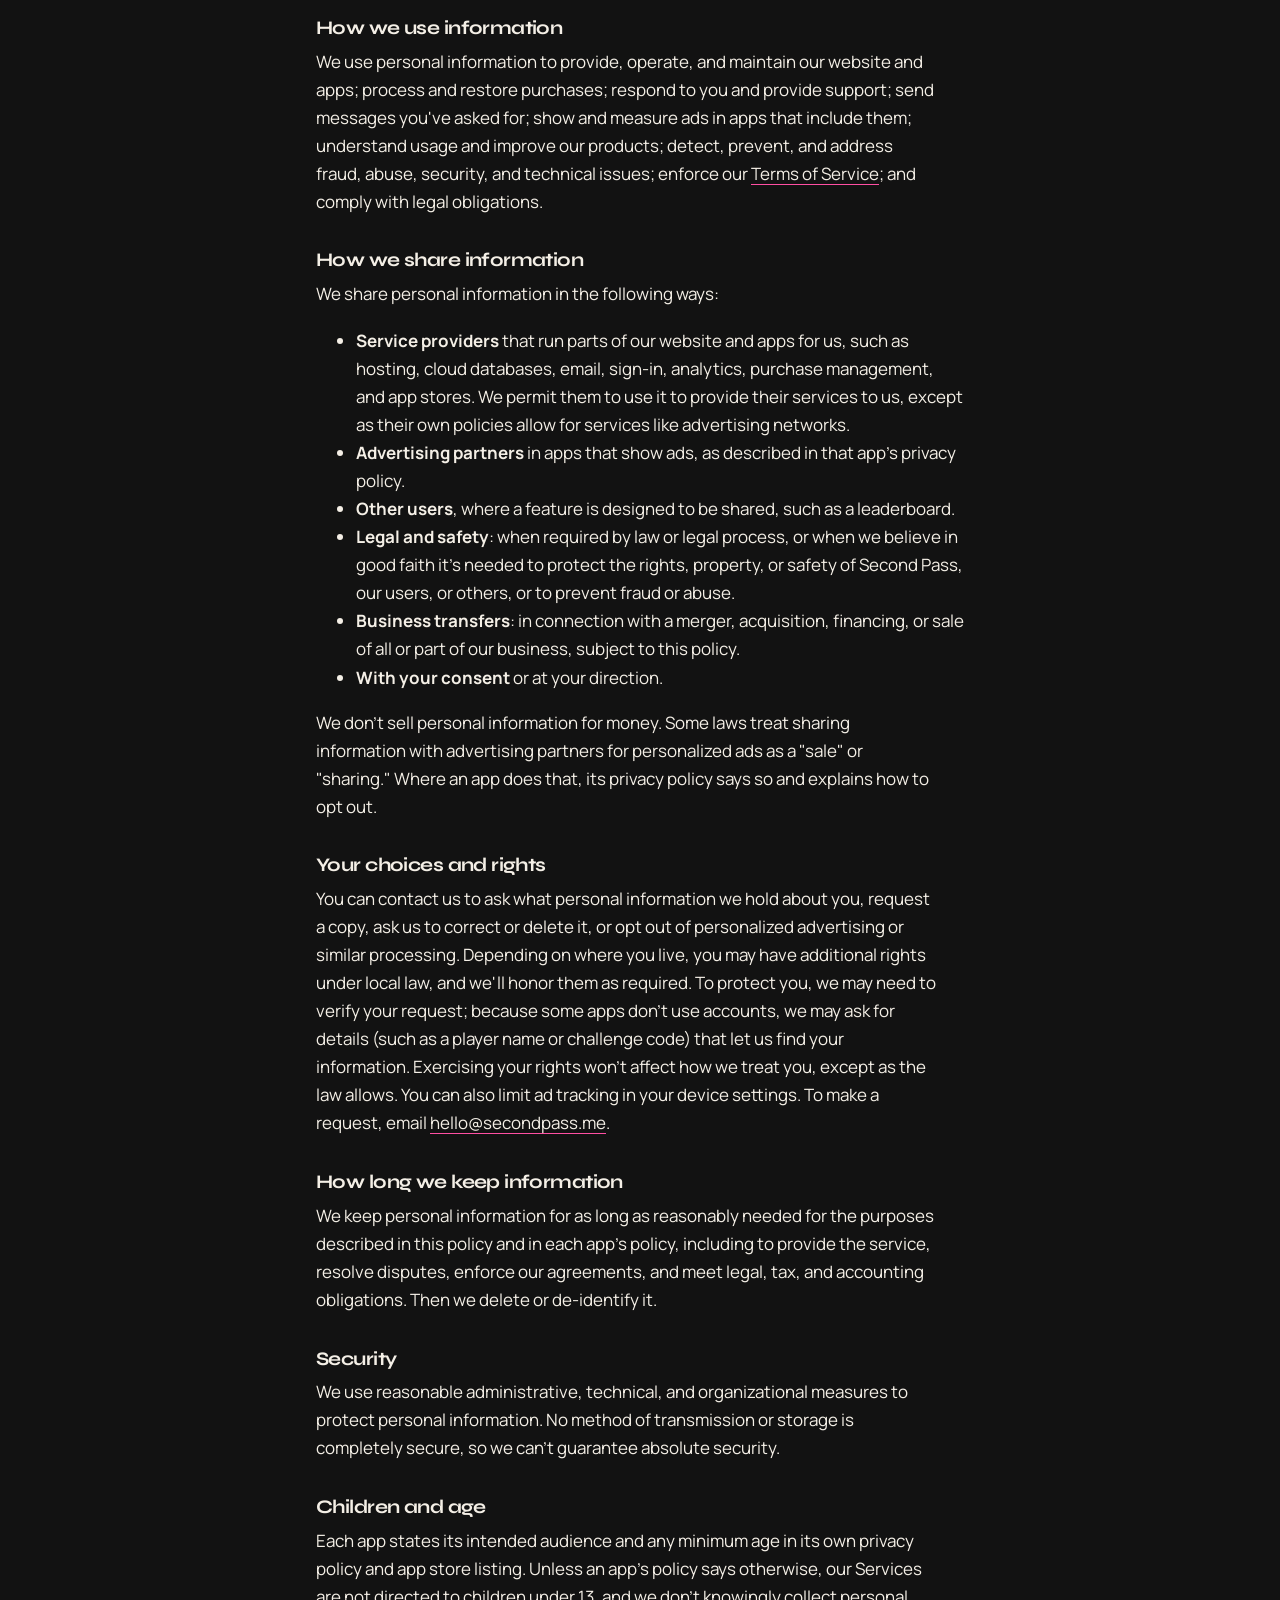
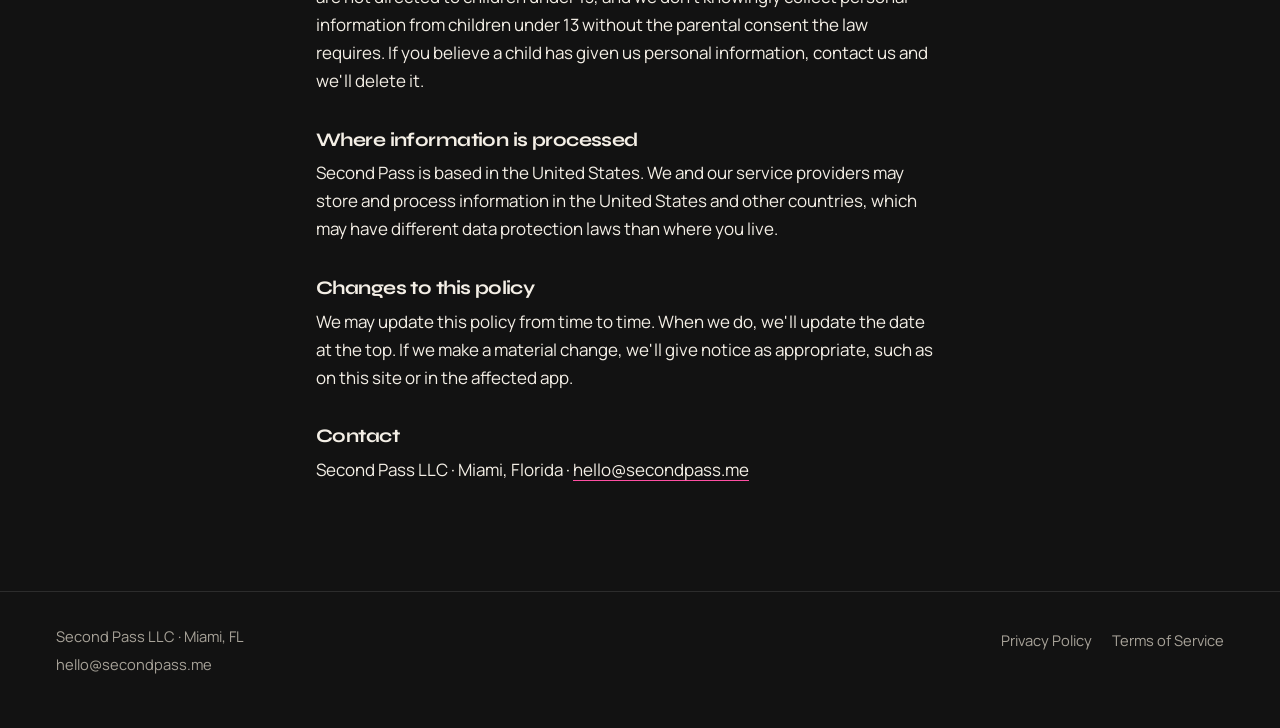
<file: privacy-policy.html>
<!DOCTYPE html>
<html lang="en">
<head>
<meta charset="UTF-8">
<meta name="viewport" content="width=device-width, initial-scale=1.0">
<meta property="og:type" content="website">
<meta property="og:site_name" content="Second Pass">
<meta property="og:title" content="Privacy Policy | Second Pass">
<meta property="og:description" content="How Second Pass LLC handles information across its website and apps.">
<meta property="og:url" content="https://secondpass.me/privacy-policy.html">
<meta property="og:image" content="https://secondpass.me/og-image.png?v=3">
<meta property="og:image:width" content="1200">
<meta property="og:image:height" content="630">
<meta name="twitter:card" content="summary_large_image">
<meta property="og:image:alt" content="Second Pass logo with the line One studio. All kinds of apps., beside tiles for DoomSquirrel and Terevu.">
<link rel="canonical" href="https://secondpass.me/privacy-policy.html">
<meta name="theme-color" content="#121212">
<link rel="icon" type="image/png" sizes="32x32" href="favicon-32.png?v=3">
<link rel="icon" type="image/svg+xml" href="favicon.svg?v=3">
<link rel="apple-touch-icon" href="apple-touch-icon.png?v=3">
<title>Privacy Policy | Second Pass</title>
<meta name="description" content="How Second Pass LLC handles information on secondpass.me, and the baseline for its apps.">
<link rel="preconnect" href="https://fonts.googleapis.com">
<link rel="preconnect" href="https://fonts.gstatic.com" crossorigin>
<link href="https://fonts.googleapis.com/css2?family=Syne:wght@500;700;800&family=Manrope:wght@400;600;700&display=swap" rel="stylesheet">
<link rel="stylesheet" href="styles.css?v=3">
</head>
<body>

<header class="site">
  <a class="wordmark" href="index.html"><svg class="wordmark-icon" viewBox="0 0 100 100" aria-hidden="true"><path d="M12 30 L88 30" fill="none" stroke="#FF4FA3" stroke-width="11" stroke-linecap="round"/><path d="M25 82 L50 54 L75 82" fill="none" stroke="#FFFFFF" stroke-width="16" stroke-linecap="round" stroke-linejoin="round"/></svg><span>Second Pass</span></a>
  <nav class="site-nav">
    <a href="about.html">About</a>
    <a class="nav-cta" href="https://apps.apple.com/app/id6830947464">Play DoomSquirrel</a>
  </nav>
</header>

<main id="main">
<div class="hero">
  <div class="wrap">
    <p class="eyebrow">Legal</p>
    <h1>Privacy Policy</h1>
  </div>
</div>

<section class="block legal">
  <p class="updated">Last updated: November 20, 2026</p>

  <p>Second Pass LLC ("Second Pass," "we," "us") builds a small family of software apps. This policy explains how we handle personal information on our company website, secondpass.me, and sets the company-wide baseline for our apps. Because each app works differently, each app publishes its own privacy policy describing what it collects, whether it uses analytics, advertising, or tracking, and who it's intended for. Where an app has its own policy, that policy governs the app and controls if it conflicts with this one.</p>

  <h2>This website</h2>
  <p><strong>Hosting and fonts.</strong> Like most websites, this site is served by a hosting provider and loads fonts from Google Fonts. When you visit, those providers automatically receive standard technical information, such as your IP address, browser type, device type, and the page requested, to deliver the site, keep it secure, and maintain their services. Their handling of that information is governed by their own privacy policies.</p>
  <p><strong>Email.</strong> If you email us, we keep the correspondence to respond to you and for our records.</p>

  <h2>Our apps</h2>
  <p>What each app collects depends on what it does, and its own privacy policy and app store privacy label describe it. Depending on the app, that may include:</p>
  <ul>
    <li>Information you provide, such as an email address, a display or player name, or content you create.</li>
    <li>Identifiers, such as an account ID, an anonymous player ID, or a device advertising identifier.</li>
    <li>Purchase records, such as what you bought and a store receipt. Payments are processed by the app store; we don't receive your card or bank details.</li>
    <li>Device, usage, diagnostic, and approximate location information (for example, derived from an IP address).</li>
    <li>Information collected by third-party analytics, advertising, sign-in, or purchase services that an app uses, including cookies, SDKs, and similar technologies that may track activity across apps and websites where you permit it.</li>
  </ul>
  <p>Some of our apps process certain information on your device, so it isn't sent to us. If an app uses your camera, microphone, or images or recordings of your face or voice, its privacy policy will say what is processed, where, and whether anything leaves your device. Before collecting biometric identifiers or information, we give any notice and obtain any consent the law requires.</p>

  <h2>How we use information</h2>
  <p>We use personal information to provide, operate, and maintain our website and apps; process and restore purchases; respond to you and provide support; send messages you've asked for; show and measure ads in apps that include them; understand usage and improve our products; detect, prevent, and address fraud, abuse, security, and technical issues; enforce our <a href="terms-of-service.html">Terms of Service</a>; and comply with legal obligations.</p>

  <h2>How we share information</h2>
  <p>We share personal information in the following ways:</p>
  <ul>
    <li><strong>Service providers</strong> that run parts of our website and apps for us, such as hosting, cloud databases, email, sign-in, analytics, purchase management, and app stores. We permit them to use it to provide their services to us, except as their own policies allow for services like advertising networks.</li>
    <li><strong>Advertising partners</strong> in apps that show ads, as described in that app's privacy policy.</li>
    <li><strong>Other users</strong>, where a feature is designed to be shared, such as a leaderboard.</li>
    <li><strong>Legal and safety</strong>: when required by law or legal process, or when we believe in good faith it's needed to protect the rights, property, or safety of Second Pass, our users, or others, or to prevent fraud or abuse.</li>
    <li><strong>Business transfers</strong>: in connection with a merger, acquisition, financing, or sale of all or part of our business, subject to this policy.</li>
    <li><strong>With your consent</strong> or at your direction.</li>
  </ul>
  <p>We don't sell personal information for money. Some laws treat sharing information with advertising partners for personalized ads as a "sale" or "sharing." Where an app does that, its privacy policy says so and explains how to opt out.</p>

  <h2>Your choices and rights</h2>
  <p>You can contact us to ask what personal information we hold about you, request a copy, ask us to correct or delete it, or opt out of personalized advertising or similar processing. Depending on where you live, you may have additional rights under local law, and we'll honor them as required. To protect you, we may need to verify your request; because some apps don't use accounts, we may ask for details (such as a player name or challenge code) that let us find your information. Exercising your rights won't affect how we treat you, except as the law allows. You can also limit ad tracking in your device settings. To make a request, email <a href="mailto:hello@secondpass.me">hello@secondpass.me</a>.</p>

  <h2>How long we keep information</h2>
  <p>We keep personal information for as long as reasonably needed for the purposes described in this policy and in each app's policy, including to provide the service, resolve disputes, enforce our agreements, and meet legal, tax, and accounting obligations. Then we delete or de-identify it.</p>

  <h2>Security</h2>
  <p>We use reasonable administrative, technical, and organizational measures to protect personal information. No method of transmission or storage is completely secure, so we can't guarantee absolute security.</p>

  <h2>Children and age</h2>
  <p>Each app states its intended audience and any minimum age in its own privacy policy and app store listing. Unless an app's policy says otherwise, our Services are not directed to children under 13, and we don't knowingly collect personal information from children under 13 without the parental consent the law requires. If you believe a child has given us personal information, contact us and we'll delete it.</p>

  <h2>Where information is processed</h2>
  <p>Second Pass is based in the United States. We and our service providers may store and process information in the United States and other countries, which may have different data protection laws than where you live.</p>

  <h2>Changes to this policy</h2>
  <p>We may update this policy from time to time. When we do, we'll update the date at the top. If we make a material change, we'll give notice as appropriate, such as on this site or in the affected app.</p>

  <h2>Contact</h2>
  <p>Second Pass LLC · Miami, Florida · <a href="mailto:hello@secondpass.me">hello@secondpass.me</a></p>
</section>
</main>

<footer class="site">
  <div class="wrap">
    <div>Second Pass LLC · Miami, FL<br><a href="mailto:hello@secondpass.me">hello@secondpass.me</a></div>
    <div class="legal-links">
      <a href="privacy-policy.html">Privacy Policy</a>
      <a href="terms-of-service.html">Terms of Service</a>
    </div>
  </div>
</footer>

</body>
</html>
</file>
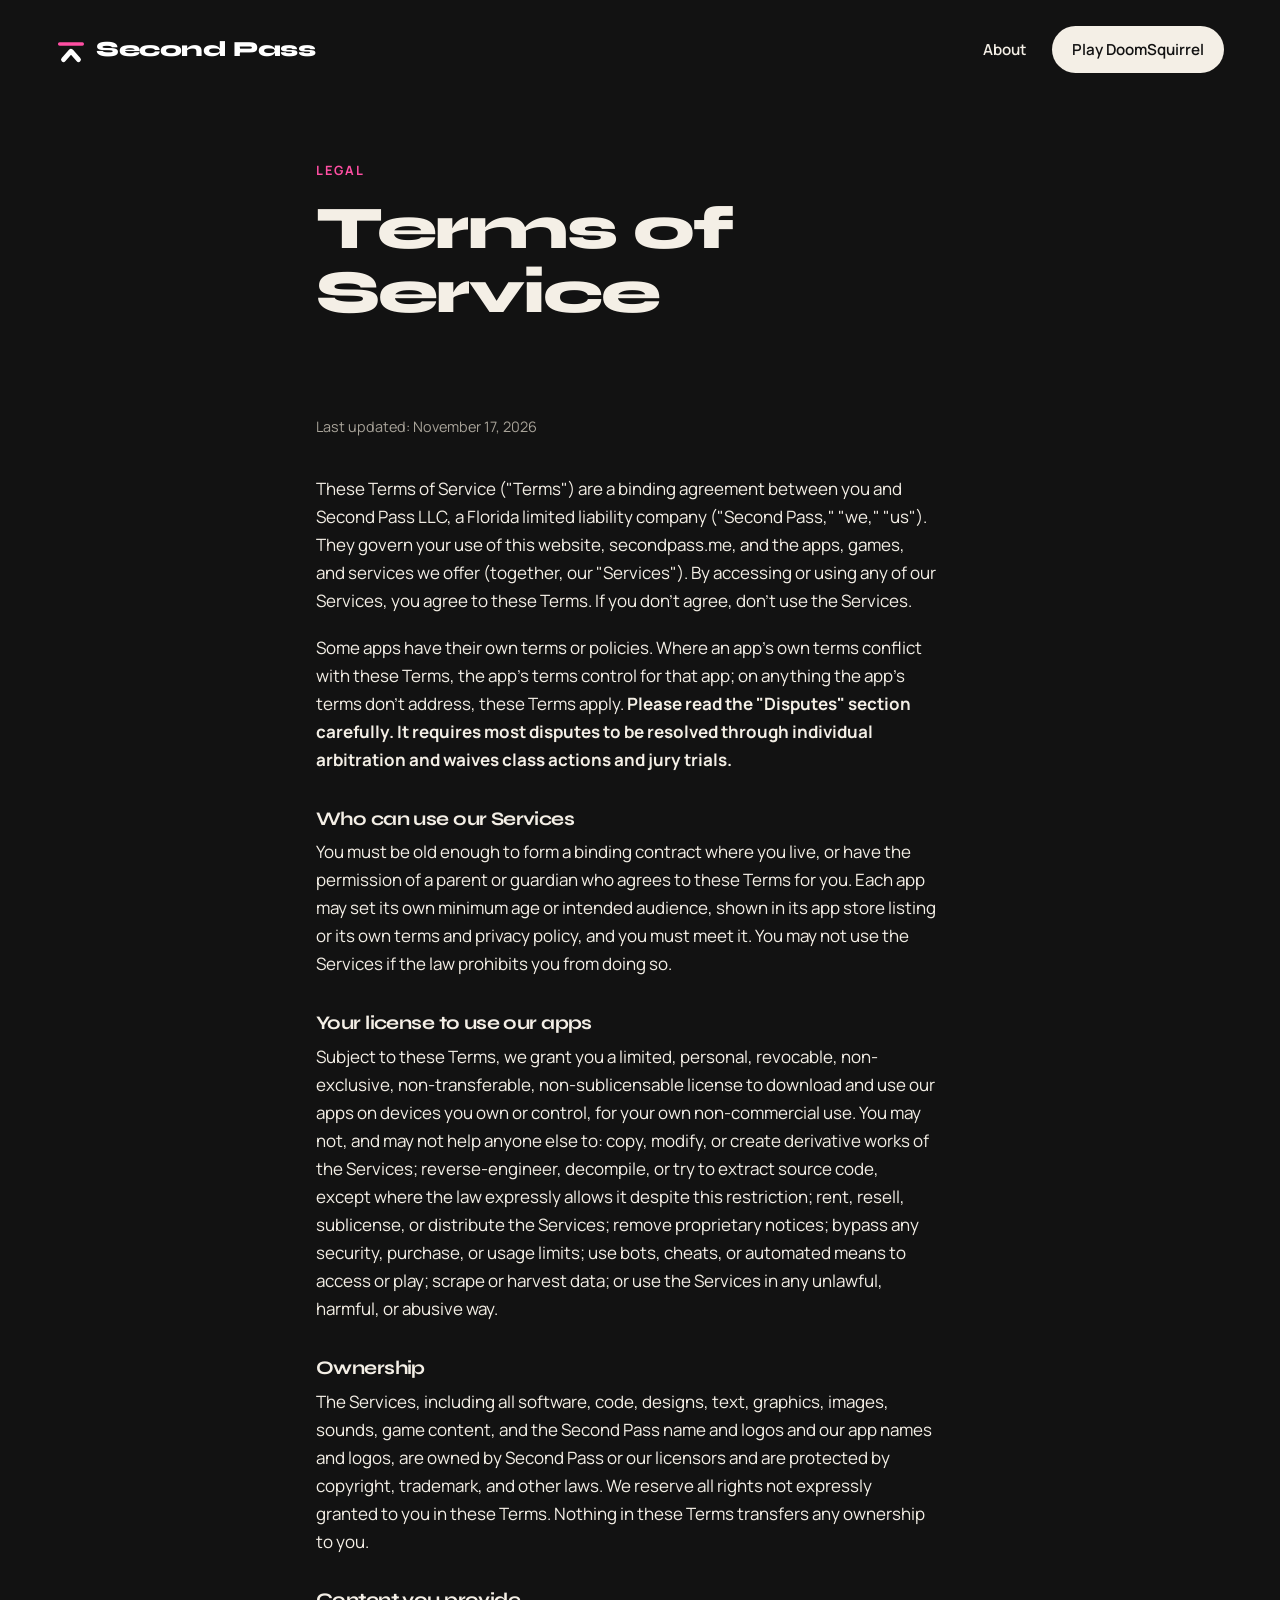
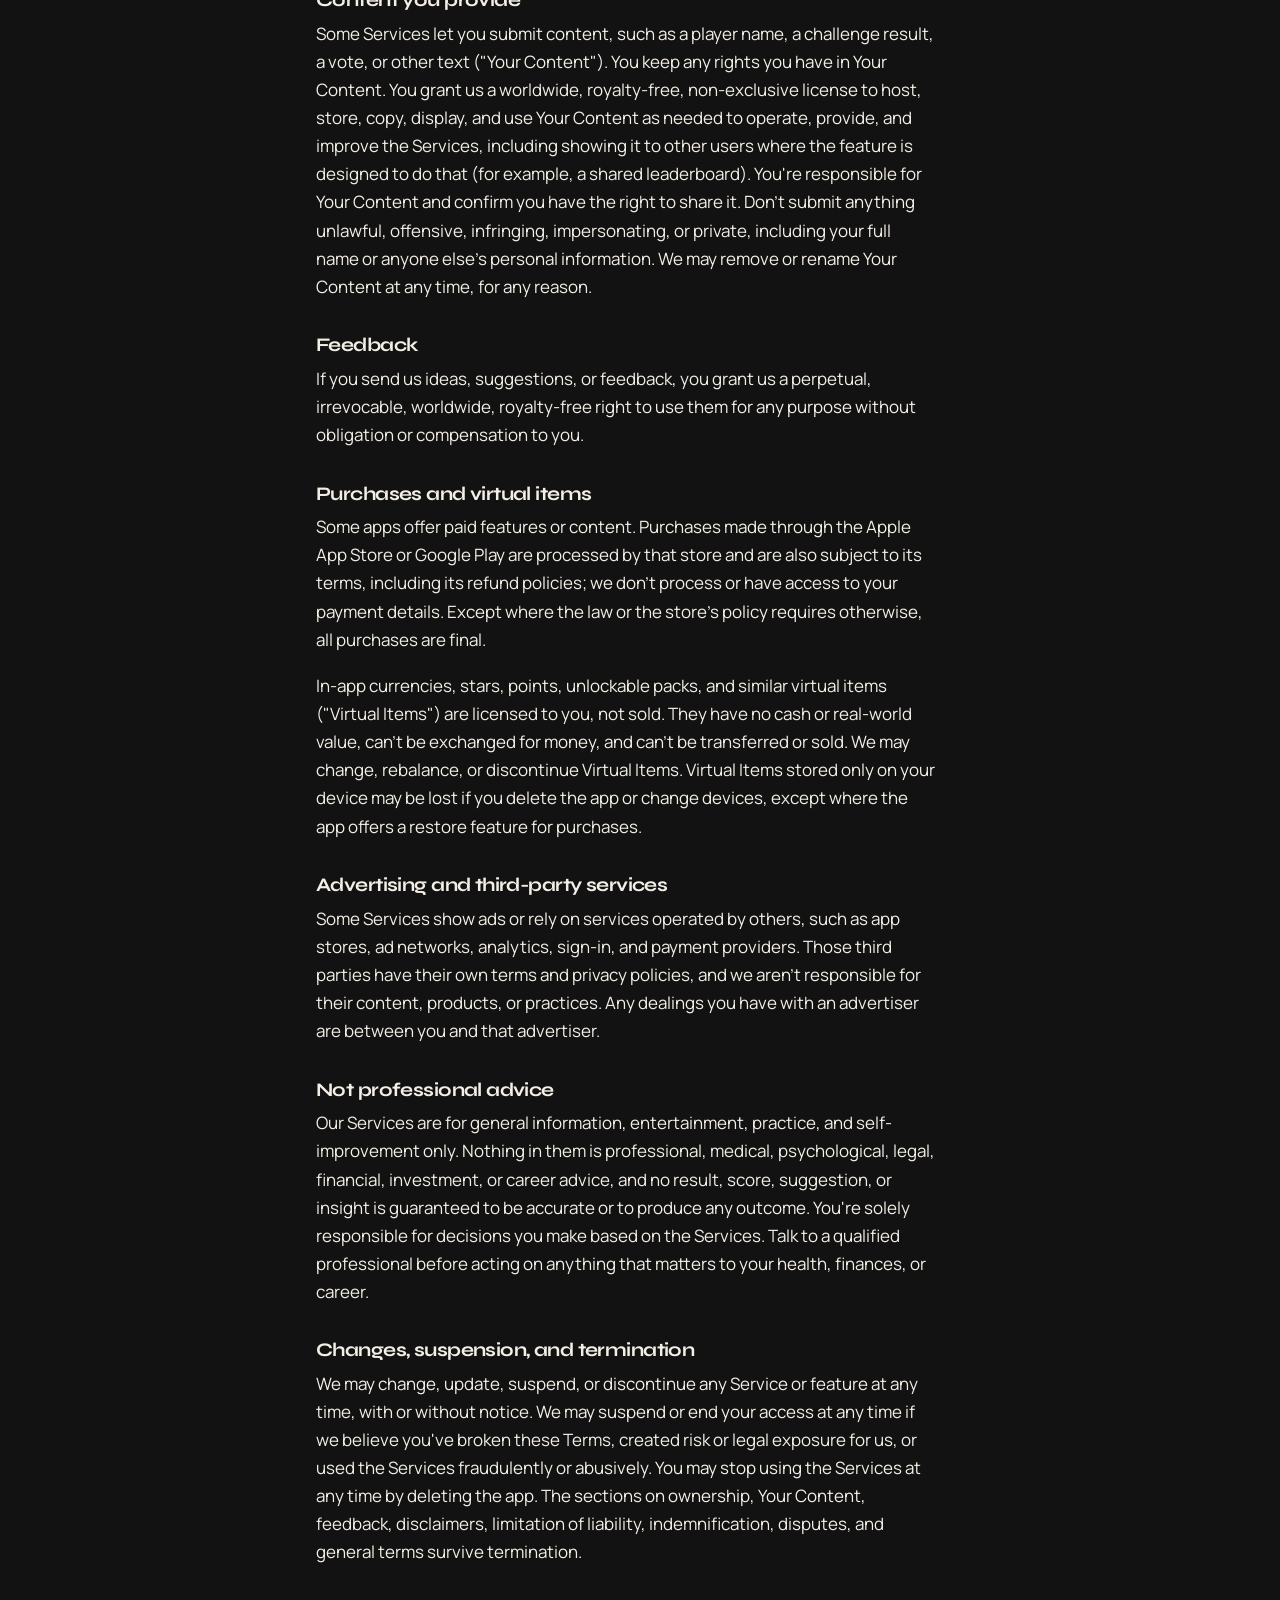
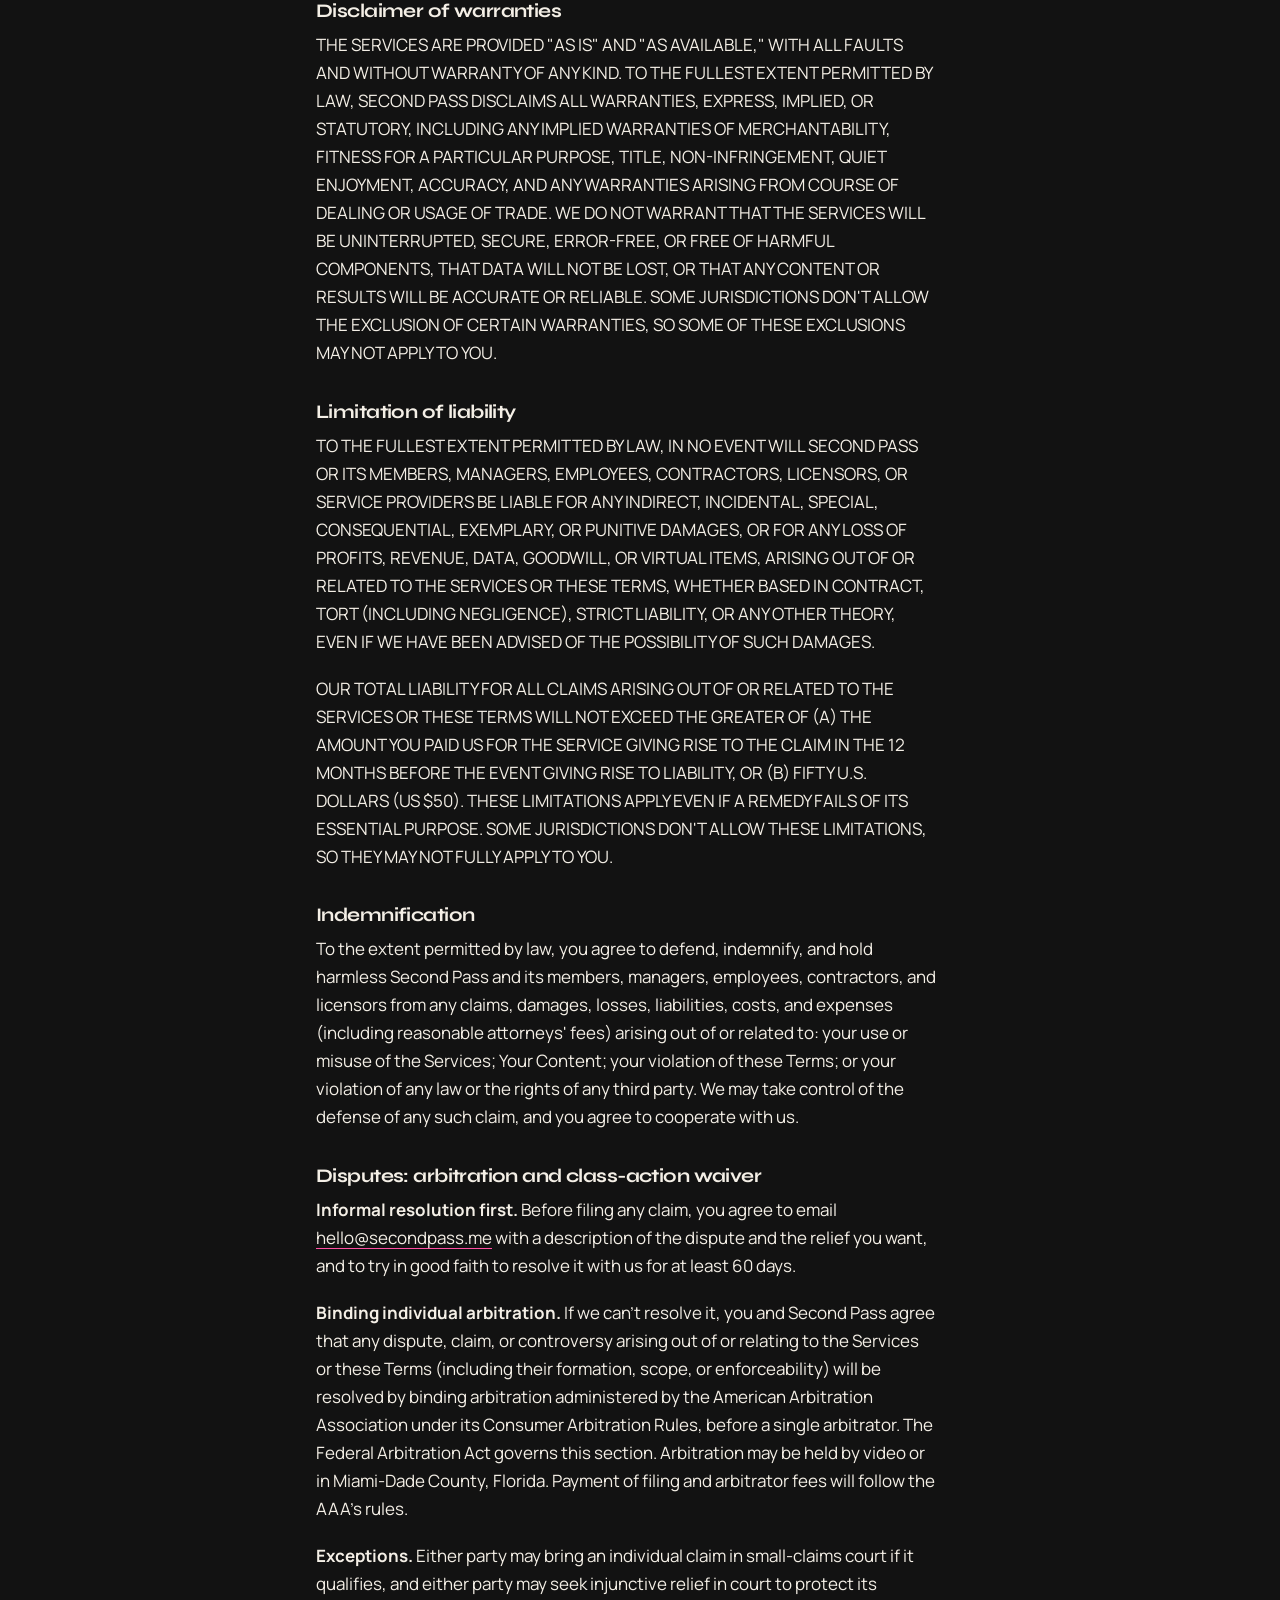
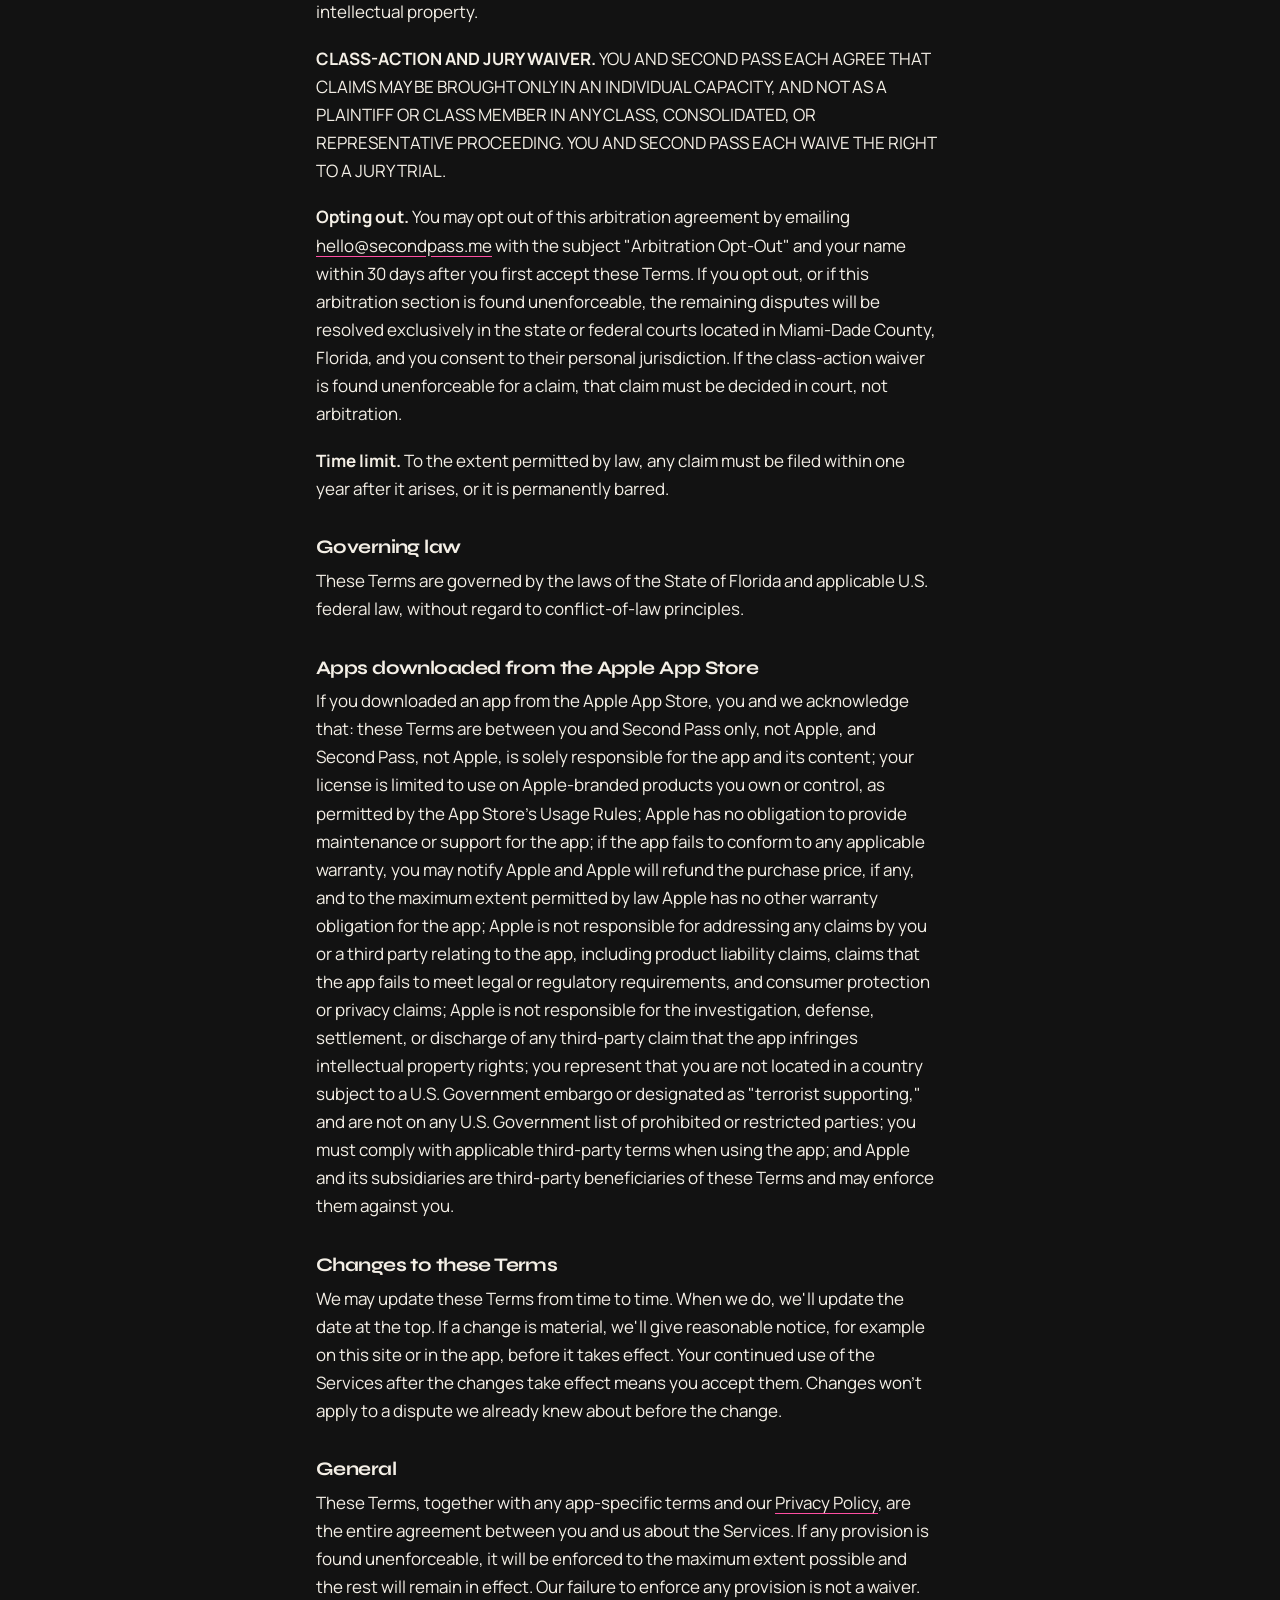
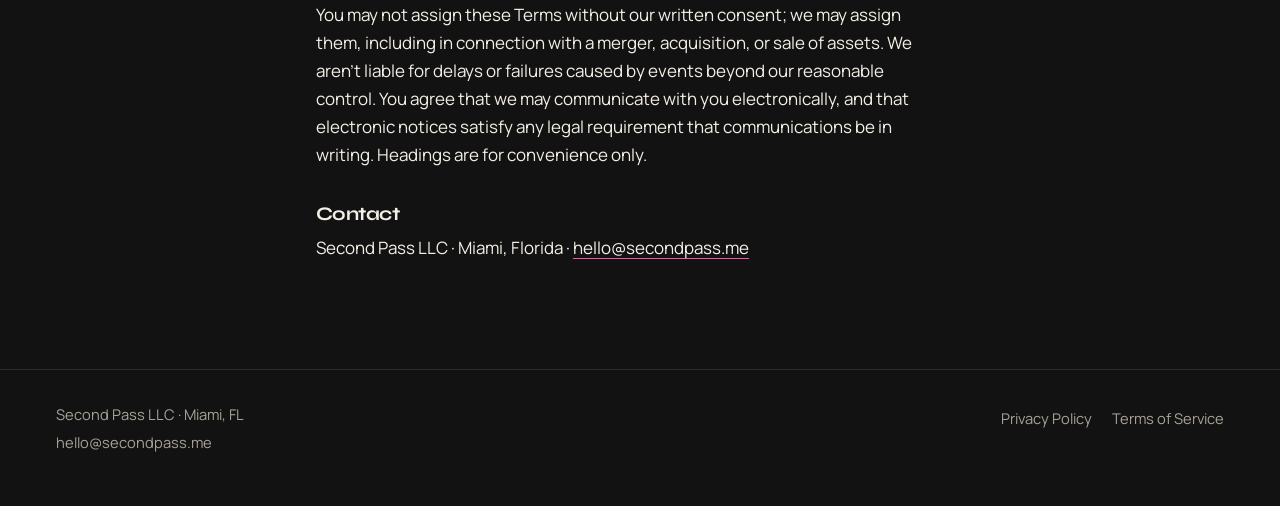
<file: terms-of-service.html>
<!DOCTYPE html>
<html lang="en">
<head>
<meta charset="UTF-8">
<meta name="viewport" content="width=device-width, initial-scale=1.0">
<meta property="og:type" content="website">
<meta property="og:site_name" content="Second Pass">
<meta property="og:title" content="Terms of Service | Second Pass">
<meta property="og:description" content="Terms governing use of secondpass.me and Second Pass LLC apps.">
<meta property="og:url" content="https://secondpass.me/terms-of-service.html">
<meta property="og:image" content="https://secondpass.me/og-image.png?v=3">
<meta property="og:image:width" content="1200">
<meta property="og:image:height" content="630">
<meta name="twitter:card" content="summary_large_image">
<meta property="og:image:alt" content="Second Pass logo with the line One studio. All kinds of apps., beside tiles for DoomSquirrel and Terevu.">
<link rel="canonical" href="https://secondpass.me/terms-of-service.html">
<meta name="theme-color" content="#121212">
<link rel="icon" type="image/png" sizes="32x32" href="favicon-32.png?v=3">
<link rel="icon" type="image/svg+xml" href="favicon.svg?v=3">
<link rel="apple-touch-icon" href="apple-touch-icon.png?v=3">
<title>Terms of Service | Second Pass</title>
<meta name="description" content="The terms for using secondpass.me and apps from Second Pass LLC.">
<link rel="preconnect" href="https://fonts.googleapis.com">
<link rel="preconnect" href="https://fonts.gstatic.com" crossorigin>
<link href="https://fonts.googleapis.com/css2?family=Syne:wght@500;700;800&family=Manrope:wght@400;600;700&display=swap" rel="stylesheet">
<link rel="stylesheet" href="styles.css?v=3">
</head>
<body>

<header class="site">
  <a class="wordmark" href="index.html"><svg class="wordmark-icon" viewBox="0 0 100 100" aria-hidden="true"><path d="M12 30 L88 30" fill="none" stroke="#FF4FA3" stroke-width="11" stroke-linecap="round"/><path d="M25 82 L50 54 L75 82" fill="none" stroke="#FFFFFF" stroke-width="16" stroke-linecap="round" stroke-linejoin="round"/></svg><span>Second Pass</span></a>
  <nav class="site-nav">
    <a href="about.html">About</a>
    <a class="nav-cta" href="https://apps.apple.com/app/id6830947464">Play DoomSquirrel</a>
  </nav>
</header>

<main id="main">
<div class="hero">
  <div class="wrap">
    <p class="eyebrow">Legal</p>
    <h1>Terms of Service</h1>
  </div>
</div>

<section class="block legal">
  <p class="updated">Last updated: November 17, 2026</p>

  <p>These Terms of Service ("Terms") are a binding agreement between you and Second Pass LLC, a Florida limited liability company ("Second Pass," "we," "us"). They govern your use of this website, secondpass.me, and the apps, games, and services we offer (together, our "Services"). By accessing or using any of our Services, you agree to these Terms. If you don't agree, don't use the Services.</p>
  <p>Some apps have their own terms or policies. Where an app's own terms conflict with these Terms, the app's terms control for that app; on anything the app's terms don't address, these Terms apply. <strong>Please read the "Disputes" section carefully. It requires most disputes to be resolved through individual arbitration and waives class actions and jury trials.</strong></p>

  <h2>Who can use our Services</h2>
  <p>You must be old enough to form a binding contract where you live, or have the permission of a parent or guardian who agrees to these Terms for you. Each app may set its own minimum age or intended audience, shown in its app store listing or its own terms and privacy policy, and you must meet it. You may not use the Services if the law prohibits you from doing so.</p>

  <h2>Your license to use our apps</h2>
  <p>Subject to these Terms, we grant you a limited, personal, revocable, non-exclusive, non-transferable, non-sublicensable license to download and use our apps on devices you own or control, for your own non-commercial use. You may not, and may not help anyone else to: copy, modify, or create derivative works of the Services; reverse-engineer, decompile, or try to extract source code, except where the law expressly allows it despite this restriction; rent, resell, sublicense, or distribute the Services; remove proprietary notices; bypass any security, purchase, or usage limits; use bots, cheats, or automated means to access or play; scrape or harvest data; or use the Services in any unlawful, harmful, or abusive way.</p>

  <h2>Ownership</h2>
  <p>The Services, including all software, code, designs, text, graphics, images, sounds, game content, and the Second Pass name and logos and our app names and logos, are owned by Second Pass or our licensors and are protected by copyright, trademark, and other laws. We reserve all rights not expressly granted to you in these Terms. Nothing in these Terms transfers any ownership to you.</p>

  <h2>Content you provide</h2>
  <p>Some Services let you submit content, such as a player name, a challenge result, a vote, or other text ("Your Content"). You keep any rights you have in Your Content. You grant us a worldwide, royalty-free, non-exclusive license to host, store, copy, display, and use Your Content as needed to operate, provide, and improve the Services, including showing it to other users where the feature is designed to do that (for example, a shared leaderboard). You're responsible for Your Content and confirm you have the right to share it. Don't submit anything unlawful, offensive, infringing, impersonating, or private, including your full name or anyone else's personal information. We may remove or rename Your Content at any time, for any reason.</p>

  <h2>Feedback</h2>
  <p>If you send us ideas, suggestions, or feedback, you grant us a perpetual, irrevocable, worldwide, royalty-free right to use them for any purpose without obligation or compensation to you.</p>

  <h2>Purchases and virtual items</h2>
  <p>Some apps offer paid features or content. Purchases made through the Apple App Store or Google Play are processed by that store and are also subject to its terms, including its refund policies; we don't process or have access to your payment details. Except where the law or the store's policy requires otherwise, all purchases are final.</p>
  <p>In-app currencies, stars, points, unlockable packs, and similar virtual items ("Virtual Items") are licensed to you, not sold. They have no cash or real-world value, can't be exchanged for money, and can't be transferred or sold. We may change, rebalance, or discontinue Virtual Items. Virtual Items stored only on your device may be lost if you delete the app or change devices, except where the app offers a restore feature for purchases.</p>

  <h2>Advertising and third-party services</h2>
  <p>Some Services show ads or rely on services operated by others, such as app stores, ad networks, analytics, sign-in, and payment providers. Those third parties have their own terms and privacy policies, and we aren't responsible for their content, products, or practices. Any dealings you have with an advertiser are between you and that advertiser.</p>

  <h2>Not professional advice</h2>
  <p>Our Services are for general information, entertainment, practice, and self-improvement only. Nothing in them is professional, medical, psychological, legal, financial, investment, or career advice, and no result, score, suggestion, or insight is guaranteed to be accurate or to produce any outcome. You're solely responsible for decisions you make based on the Services. Talk to a qualified professional before acting on anything that matters to your health, finances, or career.</p>

  <h2>Changes, suspension, and termination</h2>
  <p>We may change, update, suspend, or discontinue any Service or feature at any time, with or without notice. We may suspend or end your access at any time if we believe you've broken these Terms, created risk or legal exposure for us, or used the Services fraudulently or abusively. You may stop using the Services at any time by deleting the app. The sections on ownership, Your Content, feedback, disclaimers, limitation of liability, indemnification, disputes, and general terms survive termination.</p>

  <h2>Disclaimer of warranties</h2>
  <p class="caps">THE SERVICES ARE PROVIDED "AS IS" AND "AS AVAILABLE," WITH ALL FAULTS AND WITHOUT WARRANTY OF ANY KIND. TO THE FULLEST EXTENT PERMITTED BY LAW, SECOND PASS DISCLAIMS ALL WARRANTIES, EXPRESS, IMPLIED, OR STATUTORY, INCLUDING ANY IMPLIED WARRANTIES OF MERCHANTABILITY, FITNESS FOR A PARTICULAR PURPOSE, TITLE, NON-INFRINGEMENT, QUIET ENJOYMENT, ACCURACY, AND ANY WARRANTIES ARISING FROM COURSE OF DEALING OR USAGE OF TRADE. WE DO NOT WARRANT THAT THE SERVICES WILL BE UNINTERRUPTED, SECURE, ERROR-FREE, OR FREE OF HARMFUL COMPONENTS, THAT DATA WILL NOT BE LOST, OR THAT ANY CONTENT OR RESULTS WILL BE ACCURATE OR RELIABLE. SOME JURISDICTIONS DON'T ALLOW THE EXCLUSION OF CERTAIN WARRANTIES, SO SOME OF THESE EXCLUSIONS MAY NOT APPLY TO YOU.</p>

  <h2>Limitation of liability</h2>
  <p class="caps">TO THE FULLEST EXTENT PERMITTED BY LAW, IN NO EVENT WILL SECOND PASS OR ITS MEMBERS, MANAGERS, EMPLOYEES, CONTRACTORS, LICENSORS, OR SERVICE PROVIDERS BE LIABLE FOR ANY INDIRECT, INCIDENTAL, SPECIAL, CONSEQUENTIAL, EXEMPLARY, OR PUNITIVE DAMAGES, OR FOR ANY LOSS OF PROFITS, REVENUE, DATA, GOODWILL, OR VIRTUAL ITEMS, ARISING OUT OF OR RELATED TO THE SERVICES OR THESE TERMS, WHETHER BASED IN CONTRACT, TORT (INCLUDING NEGLIGENCE), STRICT LIABILITY, OR ANY OTHER THEORY, EVEN IF WE HAVE BEEN ADVISED OF THE POSSIBILITY OF SUCH DAMAGES.</p>
  <p class="caps">OUR TOTAL LIABILITY FOR ALL CLAIMS ARISING OUT OF OR RELATED TO THE SERVICES OR THESE TERMS WILL NOT EXCEED THE GREATER OF (A) THE AMOUNT YOU PAID US FOR THE SERVICE GIVING RISE TO THE CLAIM IN THE 12 MONTHS BEFORE THE EVENT GIVING RISE TO LIABILITY, OR (B) FIFTY U.S. DOLLARS (US $50). THESE LIMITATIONS APPLY EVEN IF A REMEDY FAILS OF ITS ESSENTIAL PURPOSE. SOME JURISDICTIONS DON'T ALLOW THESE LIMITATIONS, SO THEY MAY NOT FULLY APPLY TO YOU.</p>

  <h2>Indemnification</h2>
  <p>To the extent permitted by law, you agree to defend, indemnify, and hold harmless Second Pass and its members, managers, employees, contractors, and licensors from any claims, damages, losses, liabilities, costs, and expenses (including reasonable attorneys' fees) arising out of or related to: your use or misuse of the Services; Your Content; your violation of these Terms; or your violation of any law or the rights of any third party. We may take control of the defense of any such claim, and you agree to cooperate with us.</p>

  <h2>Disputes: arbitration and class-action waiver</h2>
  <p><strong>Informal resolution first.</strong> Before filing any claim, you agree to email <a href="mailto:hello@secondpass.me">hello@secondpass.me</a> with a description of the dispute and the relief you want, and to try in good faith to resolve it with us for at least 60 days.</p>
  <p><strong>Binding individual arbitration.</strong> If we can't resolve it, you and Second Pass agree that any dispute, claim, or controversy arising out of or relating to the Services or these Terms (including their formation, scope, or enforceability) will be resolved by binding arbitration administered by the American Arbitration Association under its Consumer Arbitration Rules, before a single arbitrator. The Federal Arbitration Act governs this section. Arbitration may be held by video or in Miami-Dade County, Florida. Payment of filing and arbitrator fees will follow the AAA's rules.</p>
  <p><strong>Exceptions.</strong> Either party may bring an individual claim in small-claims court if it qualifies, and either party may seek injunctive relief in court to protect its intellectual property.</p>
  <p class="caps"><strong>CLASS-ACTION AND JURY WAIVER.</strong> YOU AND SECOND PASS EACH AGREE THAT CLAIMS MAY BE BROUGHT ONLY IN AN INDIVIDUAL CAPACITY, AND NOT AS A PLAINTIFF OR CLASS MEMBER IN ANY CLASS, CONSOLIDATED, OR REPRESENTATIVE PROCEEDING. YOU AND SECOND PASS EACH WAIVE THE RIGHT TO A JURY TRIAL.</p>
  <p><strong>Opting out.</strong> You may opt out of this arbitration agreement by emailing <a href="mailto:hello@secondpass.me">hello@secondpass.me</a> with the subject "Arbitration Opt-Out" and your name within 30 days after you first accept these Terms. If you opt out, or if this arbitration section is found unenforceable, the remaining disputes will be resolved exclusively in the state or federal courts located in Miami-Dade County, Florida, and you consent to their personal jurisdiction. If the class-action waiver is found unenforceable for a claim, that claim must be decided in court, not arbitration.</p>
  <p><strong>Time limit.</strong> To the extent permitted by law, any claim must be filed within one year after it arises, or it is permanently barred.</p>

  <h2>Governing law</h2>
  <p>These Terms are governed by the laws of the State of Florida and applicable U.S. federal law, without regard to conflict-of-law principles.</p>

  <h2>Apps downloaded from the Apple App Store</h2>
  <p>If you downloaded an app from the Apple App Store, you and we acknowledge that: these Terms are between you and Second Pass only, not Apple, and Second Pass, not Apple, is solely responsible for the app and its content; your license is limited to use on Apple-branded products you own or control, as permitted by the App Store's Usage Rules; Apple has no obligation to provide maintenance or support for the app; if the app fails to conform to any applicable warranty, you may notify Apple and Apple will refund the purchase price, if any, and to the maximum extent permitted by law Apple has no other warranty obligation for the app; Apple is not responsible for addressing any claims by you or a third party relating to the app, including product liability claims, claims that the app fails to meet legal or regulatory requirements, and consumer protection or privacy claims; Apple is not responsible for the investigation, defense, settlement, or discharge of any third-party claim that the app infringes intellectual property rights; you represent that you are not located in a country subject to a U.S. Government embargo or designated as "terrorist supporting," and are not on any U.S. Government list of prohibited or restricted parties; you must comply with applicable third-party terms when using the app; and Apple and its subsidiaries are third-party beneficiaries of these Terms and may enforce them against you.</p>

  <h2>Changes to these Terms</h2>
  <p>We may update these Terms from time to time. When we do, we'll update the date at the top. If a change is material, we'll give reasonable notice, for example on this site or in the app, before it takes effect. Your continued use of the Services after the changes take effect means you accept them. Changes won't apply to a dispute we already knew about before the change.</p>

  <h2>General</h2>
  <p>These Terms, together with any app-specific terms and our <a href="privacy-policy.html">Privacy Policy</a>, are the entire agreement between you and us about the Services. If any provision is found unenforceable, it will be enforced to the maximum extent possible and the rest will remain in effect. Our failure to enforce any provision is not a waiver. You may not assign these Terms without our written consent; we may assign them, including in connection with a merger, acquisition, or sale of assets. We aren't liable for delays or failures caused by events beyond our reasonable control. You agree that we may communicate with you electronically, and that electronic notices satisfy any legal requirement that communications be in writing. Headings are for convenience only.</p>

  <h2>Contact</h2>
  <p>Second Pass LLC · Miami, Florida · <a href="mailto:hello@secondpass.me">hello@secondpass.me</a></p>
</section>
</main>

<footer class="site">
  <div class="wrap">
    <div>Second Pass LLC · Miami, FL<br><a href="mailto:hello@secondpass.me">hello@secondpass.me</a></div>
    <div class="legal-links">
      <a href="privacy-policy.html">Privacy Policy</a>
      <a href="terms-of-service.html">Terms of Service</a>
    </div>
  </div>
</footer>

</body>
</html>
</file>
<file: styles.css>
/* ===========================================================
   Second Pass — Many Worlds (v2.0, 2026)
   A dark studio frame. Each app brings its own colors and type;
   the studio itself owns pink + white and the strike-and-caret mark.
   Loads its own fonts so the legal and support pages pick up the
   new look without any change to their HTML.
   =========================================================== */

@import url("https://fonts.googleapis.com/css2?family=Syne:wght@500;700;800&family=Manrope:wght@400;600;700&display=swap");

:root {
  --sp-pink: #FF4FA3;
  --sp-white: #FFFFFF;

  --bg: #121212;
  --tile: #1E1E1E;
  --line: #2C2C2C;
  --text: #F4EFE6;
  --text-2: #CFC9BD;
  --text-3: #A8A399;
  --cream: #F4EFE6;

  --teal: #2EC4B6;
  --blue: #5B8CFF;

  --font-sans: "Manrope", -apple-system, BlinkMacSystemFont, "Segoe UI", Helvetica, Arial, sans-serif;
  --font-display: "Syne", "Manrope", -apple-system, BlinkMacSystemFont, "Segoe UI", sans-serif;

  --radius: 28px;
  --radius-sm: 12px;
  --max-w: 760px;
  --max-w-wide: 1320px;
  --margin: clamp(20px, 5vw, 56px);
}

* { box-sizing: border-box; }
html { -webkit-text-size-adjust: 100%; }

body {
  margin: 0;
  background: var(--bg);
  color: var(--text);
  font-family: var(--font-sans);
  font-size: 17px;
  line-height: 1.65;
  -webkit-font-smoothing: antialiased;
}

h1, h2, h3 {
  font-family: var(--font-display);
  font-weight: 800;
  line-height: 1.05;
  letter-spacing: -0.03em;
  margin: 0 0 0.5em;
  color: var(--text);
}
h1 { font-size: clamp(2.4rem, 6vw, 3.8rem); }
h2 { font-size: clamp(1.8rem, 4vw, 2.6rem); }
h3 { font-size: 1.2rem; font-weight: 700; }

p { margin: 0 0 1.1em; max-width: 62ch; color: var(--text); }
p em { font-style: normal; color: var(--sp-pink); font-weight: 600; }

a { color: var(--text); text-underline-offset: 4px; text-decoration-color: var(--sp-pink); }
a:hover { color: var(--sp-pink); }

a:focus-visible, button:focus-visible, input:focus-visible, .btn:focus-visible {
  outline: 2px solid var(--sp-pink);
  outline-offset: 3px;
}

.wrap { max-width: var(--max-w); margin: 0 auto; padding: 0 var(--margin); }

.sr-only {
  position: absolute; width: 1px; height: 1px; padding: 0; margin: -1px;
  overflow: hidden; clip: rect(0 0 0 0); white-space: nowrap; border: 0;
}

/* ---------- header (shared) ---------- */

header.site {
  max-width: var(--max-w-wide);
  margin: 0 auto;
  padding: 26px var(--margin);
  display: flex;
  justify-content: space-between;
  align-items: center;
  gap: 16px;
  flex-wrap: wrap;
}

.wordmark {
  font-family: var(--font-display);
  font-weight: 800;
  font-size: 1.35rem;
  letter-spacing: -0.02em;
  color: var(--sp-white);
  text-decoration: none;
  display: flex;
  align-items: center;
  gap: 10px;
}
.wordmark:hover { color: var(--sp-white); }
.wordmark-icon { width: 30px; height: 30px; flex-shrink: 0; overflow: visible; }
/* recolors the mark on every page, including pages whose SVG still
   carries the old inline colors (CSS beats SVG presentation attributes) */
.wordmark-icon path:first-child { stroke: var(--sp-pink); stroke-opacity: 1; }
.wordmark-icon path:last-child { stroke: var(--sp-white); }

nav.site-nav { display: flex; flex-wrap: wrap; align-items: center; gap: 26px; }
nav.site-nav a {
  font-size: 0.95rem;
  font-weight: 600;
  color: var(--text);
  text-decoration: none;
  padding: 10px 0;
}
nav.site-nav a:hover, nav.site-nav a[aria-current="page"] { color: var(--sp-pink); }
nav.site-nav a.nav-cta {
  color: var(--bg);
  background: var(--cream);
  border-radius: 999px;
  padding: 11px 20px;
}
nav.site-nav a.nav-cta:hover { background: var(--sp-pink); color: var(--bg); }

/* ---------- inner-page hero (about, legal, support) ---------- */

.hero { padding: 56px 0 24px; }
.hero .eyebrow {
  display: inline-block;
  color: var(--sp-pink);
  font-size: 0.8rem;
  font-weight: 700;
  letter-spacing: 0.16em;
  text-transform: uppercase;
  margin-bottom: 16px;
}
.hero h1 { color: var(--text); margin-bottom: 0.3em; }
.hero .lede { font-size: 1.12rem; color: var(--text-2); max-width: 56ch; }

/* ---------- sections, rules ---------- */

.rule { border: none; border-top: 1px solid var(--line); margin: 0; }

section.block { padding: 48px var(--margin); max-width: var(--max-w); margin: 0 auto; }
section.block.tight { padding-top: 24px; padding-bottom: 24px; }

/* ---------- principles (inner pages) ---------- */

.principles { margin: 0; padding: 0; list-style: none; }
.principles li { border-top: 1px solid var(--line); padding: 26px 0; }
.principles li:last-child { border-bottom: 1px solid var(--line); }
.principles h3 { margin-bottom: 8px; }
.principles p { margin-bottom: 0; color: var(--text-2); }

/* ---------- legal page typography ---------- */

.legal h2 {
  margin-top: 1.8em;
  font-size: 1.2rem;
  font-weight: 700;
  color: var(--text);
}
.legal .updated { color: var(--text-3); font-size: 0.9rem; margin-bottom: 2.5em; }
.legal .draft-note {
  border: 1px solid var(--line);
  border-radius: var(--radius-sm);
  padding: 16px 18px;
  font-size: 0.92rem;
  color: var(--text-2);
  margin-bottom: 2.5em;
}
.legal p, .legal li { color: var(--text); }
.legal a { color: var(--text); }

/* ---------- buttons ---------- */

.btn {
  display: inline-block;
  padding: 13px 24px;
  border: 1px solid var(--text-3);
  border-radius: 999px;
  color: var(--text);
  text-decoration: none;
  font-size: 0.95rem;
  font-weight: 600;
  margin-top: 8px;
  transition: background 160ms ease, color 160ms ease, border-color 160ms ease;
}
.btn:hover { background: var(--cream); border-color: var(--cream); color: var(--bg); }
.btn-dark { background: var(--cream); border-color: var(--cream); color: var(--bg); cursor: pointer; font-family: inherit; }
.btn-dark:hover { background: var(--sp-pink); border-color: var(--sp-pink); color: var(--bg); }

/* ---------- footer (shared) ---------- */

footer.site {
  max-width: var(--max-w-wide);
  margin: 40px auto 0;
  padding: 32px var(--margin) 48px;
  color: var(--text-3);
  font-size: 0.92rem;
  border-top: 1px solid var(--line);
}
footer.site .wrap {
  max-width: none;
  padding: 0;
  display: flex;
  flex-wrap: wrap;
  justify-content: space-between;
  gap: 16px;
}
footer.site a { color: var(--text-3); text-decoration-color: transparent; padding: 4px 0; display: inline-block; }
footer.site a:hover { color: var(--sp-pink); }
footer.site .legal-links { display: flex; gap: 20px; flex-wrap: wrap; }

/* ===========================================================
   Home page: the bento of worlds
   =========================================================== */

.worlds {
  max-width: var(--max-w-wide);
  margin: 0 auto;
  padding: 8px var(--margin);
  display: flex;
  flex-direction: column;
  gap: 16px;
}
.row { display: flex; flex-wrap: wrap; gap: 16px; }

.tile {
  border-radius: var(--radius);
  padding: clamp(28px, 4vw, 52px);
  min-width: 0;
  display: flex;
  flex-direction: column;
  justify-content: space-between;
  gap: 28px;
  text-decoration: none;
  position: relative;
  overflow: hidden;
}
.tile p { margin: 0; }

/* studio hero */
.tile-hero { flex: 2 1 620px; background: var(--tile); min-height: 480px; }
.tile-hero .top { display: flex; justify-content: space-between; align-items: flex-start; gap: 24px; }
.tile-hero .eyebrow { font-size: 0.85rem; color: var(--text-3); letter-spacing: 0.12em; text-transform: uppercase; }
.tile-hero .big-mark { width: 96px; height: 96px; flex-shrink: 0; }
.tile-hero h1 {
  font-size: clamp(3.1rem, 6.6vw, 6.5rem);
  line-height: 0.92;
  letter-spacing: -0.04em;
  margin: 0;
}
.tile-hero h1 span { color: var(--sp-pink); }
.tile-hero .lede { font-size: 1.12rem; color: var(--text-2); max-width: 520px; }

/* DoomSquirrel: the game's own colors and type */
.tile-doom {
  flex: 1 1 360px;
  min-height: 480px;
  background-color: #FFE45C;
  background-image: radial-gradient(rgba(255, 255, 255, 0.55) 3px, transparent 3px);
  background-size: 34px 34px;
  color: #1B1446;
}
.tile-doom .kicker { font-family: "Bungee", sans-serif; font-size: 0.82rem; }
.tile-doom .app-icon {
  position: absolute; right: -36px; top: 30px;
  width: 250px; height: 250px;
  border-radius: 48px;
  border: 4px solid #1B1446;
  transform: rotate(8deg);
}
.tile-doom .body { position: relative; }
.tile-doom h2 {
  font-family: "Bungee", sans-serif;
  font-weight: 400;
  font-size: clamp(2.3rem, 3.6vw, 3.3rem);
  line-height: 0.95;
  letter-spacing: 0;
  color: #1B1446;
  margin: 0 0 14px;
}
.tile-doom p { font-weight: 700; color: #1B1446; max-width: 290px; margin-bottom: 22px; }
.tile-doom .play {
  display: inline-block;
  background: #D81B60;
  color: #FFFFFF;
  border-radius: 999px;
  padding: 13px 22px;
  font-family: "Bungee", sans-serif;
  font-size: 0.85rem;
  text-decoration: none;
  box-shadow: 0 4px 0 #1B1446;
}
.tile-doom .play:hover { color: #FFFFFF; transform: translateY(1px); box-shadow: 0 3px 0 #1B1446; }
.tile-doom .small-links { margin-top: 18px; display: flex; gap: 18px; font-size: 0.9rem; font-weight: 700; }
.tile-doom .small-links a { color: #1B1446; text-decoration-color: #1B1446; padding: 6px 0; }
.tile-doom .small-links a:hover { color: #D81B60; }

/* Terevu: name only until launch */
.tile-terevu {
  flex: 1.3 1 460px;
  min-height: 380px;
  background: #7A8F6B;
  color: #1F2A24;
}
.tile-terevu:hover { color: #1F2A24; }
.tile-terevu .status-row { display: flex; justify-content: flex-end; }
.pill-soon {
  display: inline-flex; align-items: center; gap: 8px;
  background: #34413A; color: #EEEEE9;
  border-radius: 999px; padding: 8px 14px;
  font-size: 0.82rem; letter-spacing: 0.04em;
}
.pill-soon::before { content: ""; width: 8px; height: 8px; border-radius: 50%; background: #C9D6BE; }
.tile-terevu h2 {
  font-family: "Sora", sans-serif;
  font-weight: 600;
  font-size: clamp(3.5rem, 6vw, 5.75rem);
  line-height: 0.9;
  letter-spacing: -0.04em;
  color: #1F2A24;
  margin: 0 0 18px;
}
.tile-terevu h2 span { color: #FFFFFF; }
.tile-terevu .rule-short { width: 64px; height: 2px; background: #1F2A24; }
.tile-terevu .cta { align-self: flex-start; font-weight: 700; font-size: 1.2rem; border-bottom: 2px solid #1F2A24; padding-bottom: 4px; }

/* the next app, unnamed */
.tile-next { flex: 1 1 280px; min-height: 380px; background: var(--teal); color: #121212; padding: 36px; }
.tile-next p { color: #121212; }
.tile-next:hover { color: #121212; }
.tile-next .kicker { font-family: var(--font-display); font-weight: 700; font-size: 0.9rem; }
.tile-next h2 {
  font-size: clamp(4rem, 6vw, 6rem);
  line-height: 0.8;
  letter-spacing: -0.06em;
  color: #121212;
  margin: 0;
}

/* range */
.tile-range { flex: 1 1 280px; min-height: 380px; background: var(--cream); color: #121212; padding: 36px; }
.tile-range .kicker { font-family: var(--font-display); font-weight: 700; font-size: 0.9rem; }
.tile-range ul {
  list-style: none; margin: 0; padding: 0;
  font-family: var(--font-display); font-weight: 800;
  font-size: clamp(1.3rem, 1.65vw, 1.55rem); line-height: 1.2; letter-spacing: -0.02em;
}
.tile-range li.muted { color: #6E695F; }

/* how we work */
.tile-rules {
  flex: 2 1 600px;
  background: var(--tile);
  display: grid;
  grid-template-columns: repeat(auto-fit, minmax(200px, 1fr));
  gap: 32px;
}
.tile-rules h2 { grid-column: 1 / -1; font-size: 1rem; letter-spacing: 0.12em; text-transform: uppercase; color: var(--text-3); font-family: var(--font-sans); font-weight: 700; margin: 0; }
.tile-rules .num { font-family: var(--font-display); font-weight: 800; font-size: 0.95rem; color: var(--sp-pink); margin-bottom: 14px; }
.tile-rules h3 { font-size: 1.35rem; margin-bottom: 8px; }
.tile-rules p { color: #B8B2A6; font-size: 0.95rem; line-height: 1.6; }

/* signup */
.tile-notify { flex: 1 1 380px; background: var(--blue); color: #121212; gap: 24px; }
.tile-notify h2 { font-size: 2.5rem; line-height: 1; color: #121212; margin: 0; }
.tile-notify label { display: block; font-weight: 700; font-size: 0.9rem; margin-bottom: 10px; }
.notify-form .field {
  display: flex; flex-wrap: nowrap; gap: 8px;
  background: #121212; border-radius: 999px; padding: 6px;
}
.notify-form input[type=email] {
  flex: 1 1 0; min-width: 0;
  background: transparent; border: 0;
  color: var(--cream);
  font: inherit; font-size: 1rem;
  padding: 12px 16px;
}
.notify-form input[type=email]::placeholder { color: #9A958C; }
.notify-form input[type=email]:focus-visible { outline: 2px solid var(--sp-pink); outline-offset: 2px; border-radius: 999px; }
.notify-form button {
  background: var(--cream); color: #121212;
  border: 0; border-radius: 999px;
  font-family: var(--font-display); font-weight: 700; font-size: 0.95rem;
  padding: 0 22px; min-height: 48px; cursor: pointer; flex-shrink: 0;
}
.notify-form button:hover { background: var(--sp-pink); }
.contact-copy { margin: 0 0 16px; font-size: 1.05rem; color: #121212; }
.contact-btn {
  display: inline-flex; align-items: center; background: var(--cream); color: #121212;
  border-radius: 999px; font-family: var(--font-display); font-weight: 700; font-size: 0.95rem;
  padding: 0 22px; min-height: 48px; text-decoration: none;
}
.contact-btn:hover { background: var(--sp-pink); }
.contact-btn:focus-visible { outline: 2px solid #FFFFFF; outline-offset: 2px; }
.form-note { margin: 10px 0 0; font-size: 0.85rem; color: #121212; }
.form-thanks { margin: 0; font-weight: 700; font-size: 1.1rem; color: #121212; }

@media (max-width: 560px) {
  .tile, .tile-hero, .tile-doom, .tile-terevu, .tile-next, .tile-range { min-height: 0; }
  .tile-terevu { min-height: 300px; }
  .tile-hero h1 { font-size: 2.7rem; }
  .notify-form input[type=email] { padding: 12px; }
  .notify-form button { padding: 0 16px; }
  .tile-doom .app-icon { width: 150px; height: 150px; right: -20px; top: 20px; border-radius: 32px; }
  .tile-doom .body { margin-top: 120px; }
  .tile-hero .big-mark { width: 64px; height: 64px; }
}

@media (prefers-reduced-motion: no-preference) {
  .tile { transition: transform 200ms ease; }
  a.tile:hover { transform: translateY(-3px); }
}

/* focus rings that stay visible (3:1) on the light tiles */
.tile-doom a:focus-visible { outline-color: #1B1446; }
.notify-form button:focus-visible { outline-color: #FFFFFF; outline-offset: 2px; }

/* 404 */
.tile-404 { min-height: 520px; }
.tile-404 h1 { font-size: clamp(2.6rem, 6vw, 5.5rem); max-width: 14ch; }
.nf-links { display: flex; flex-wrap: wrap; gap: 12px; max-width: none; }
.nf-links .btn { margin-top: 0; }
</file>
